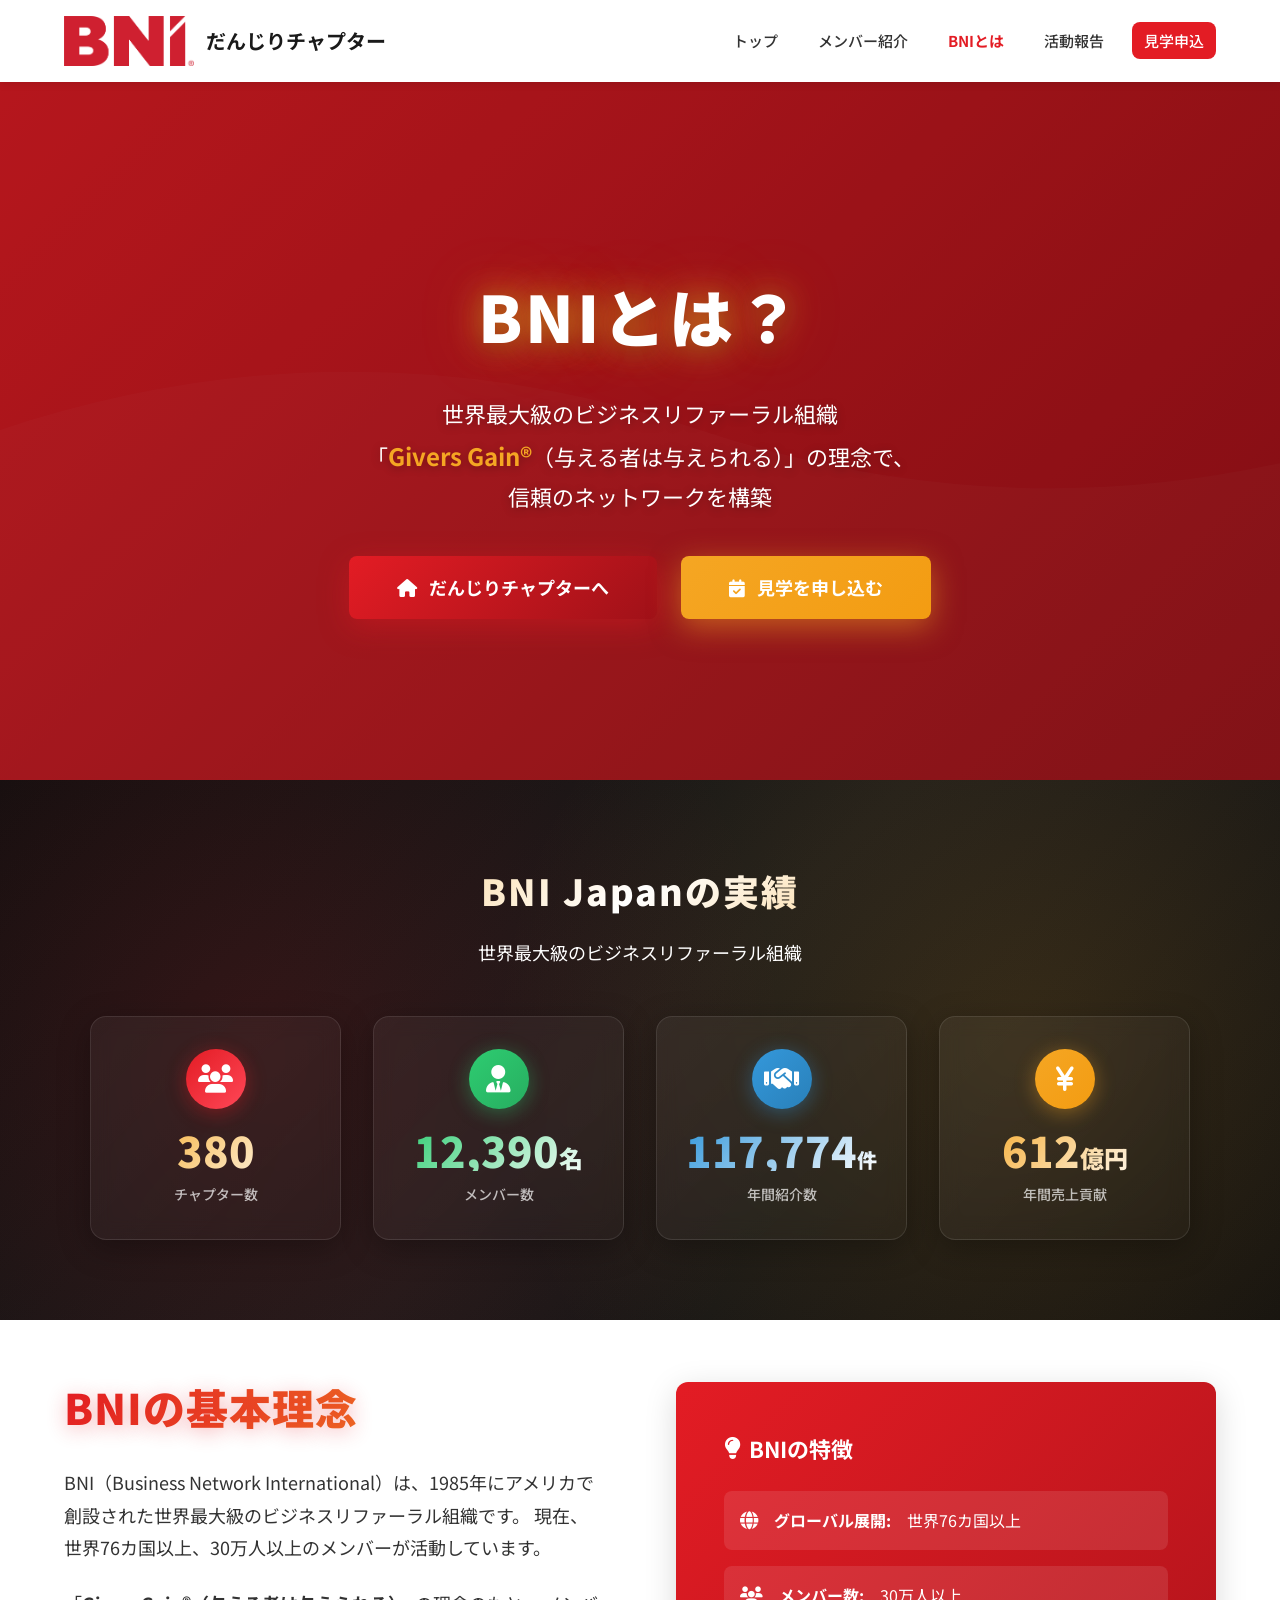
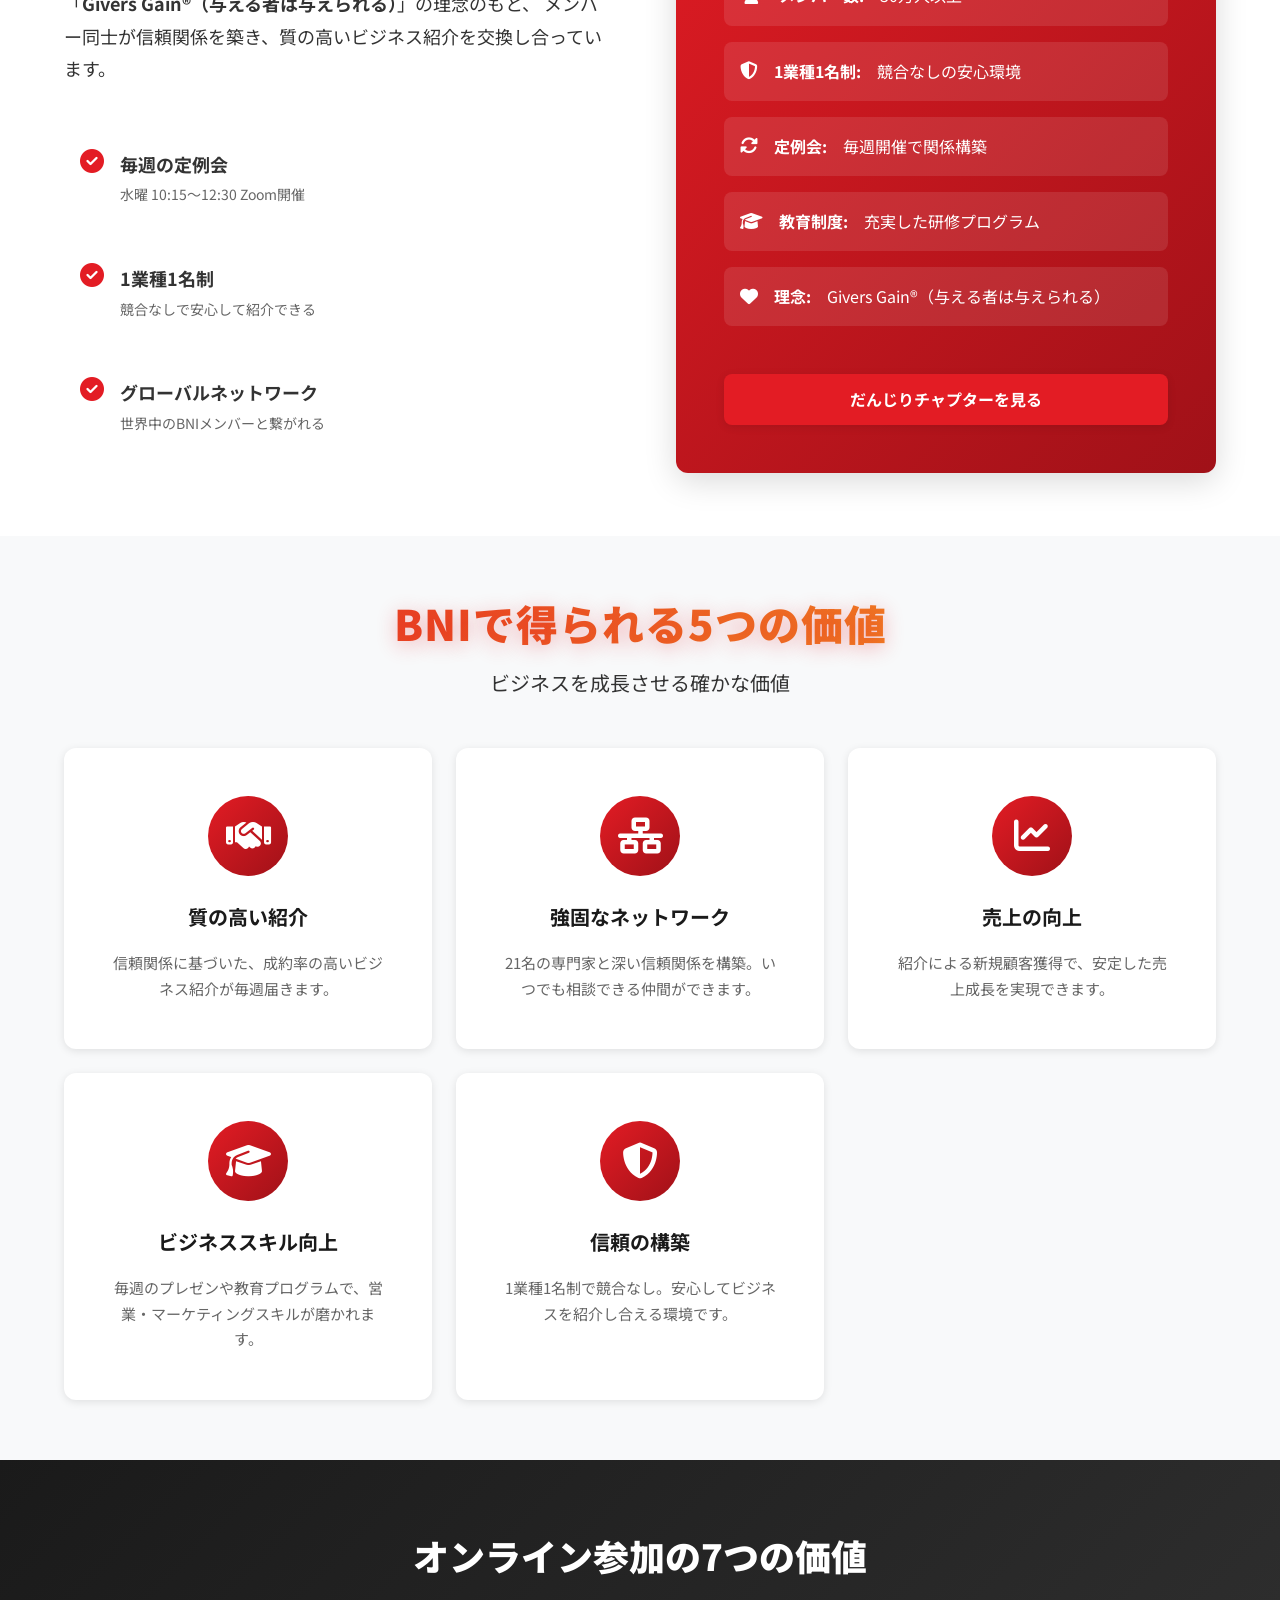
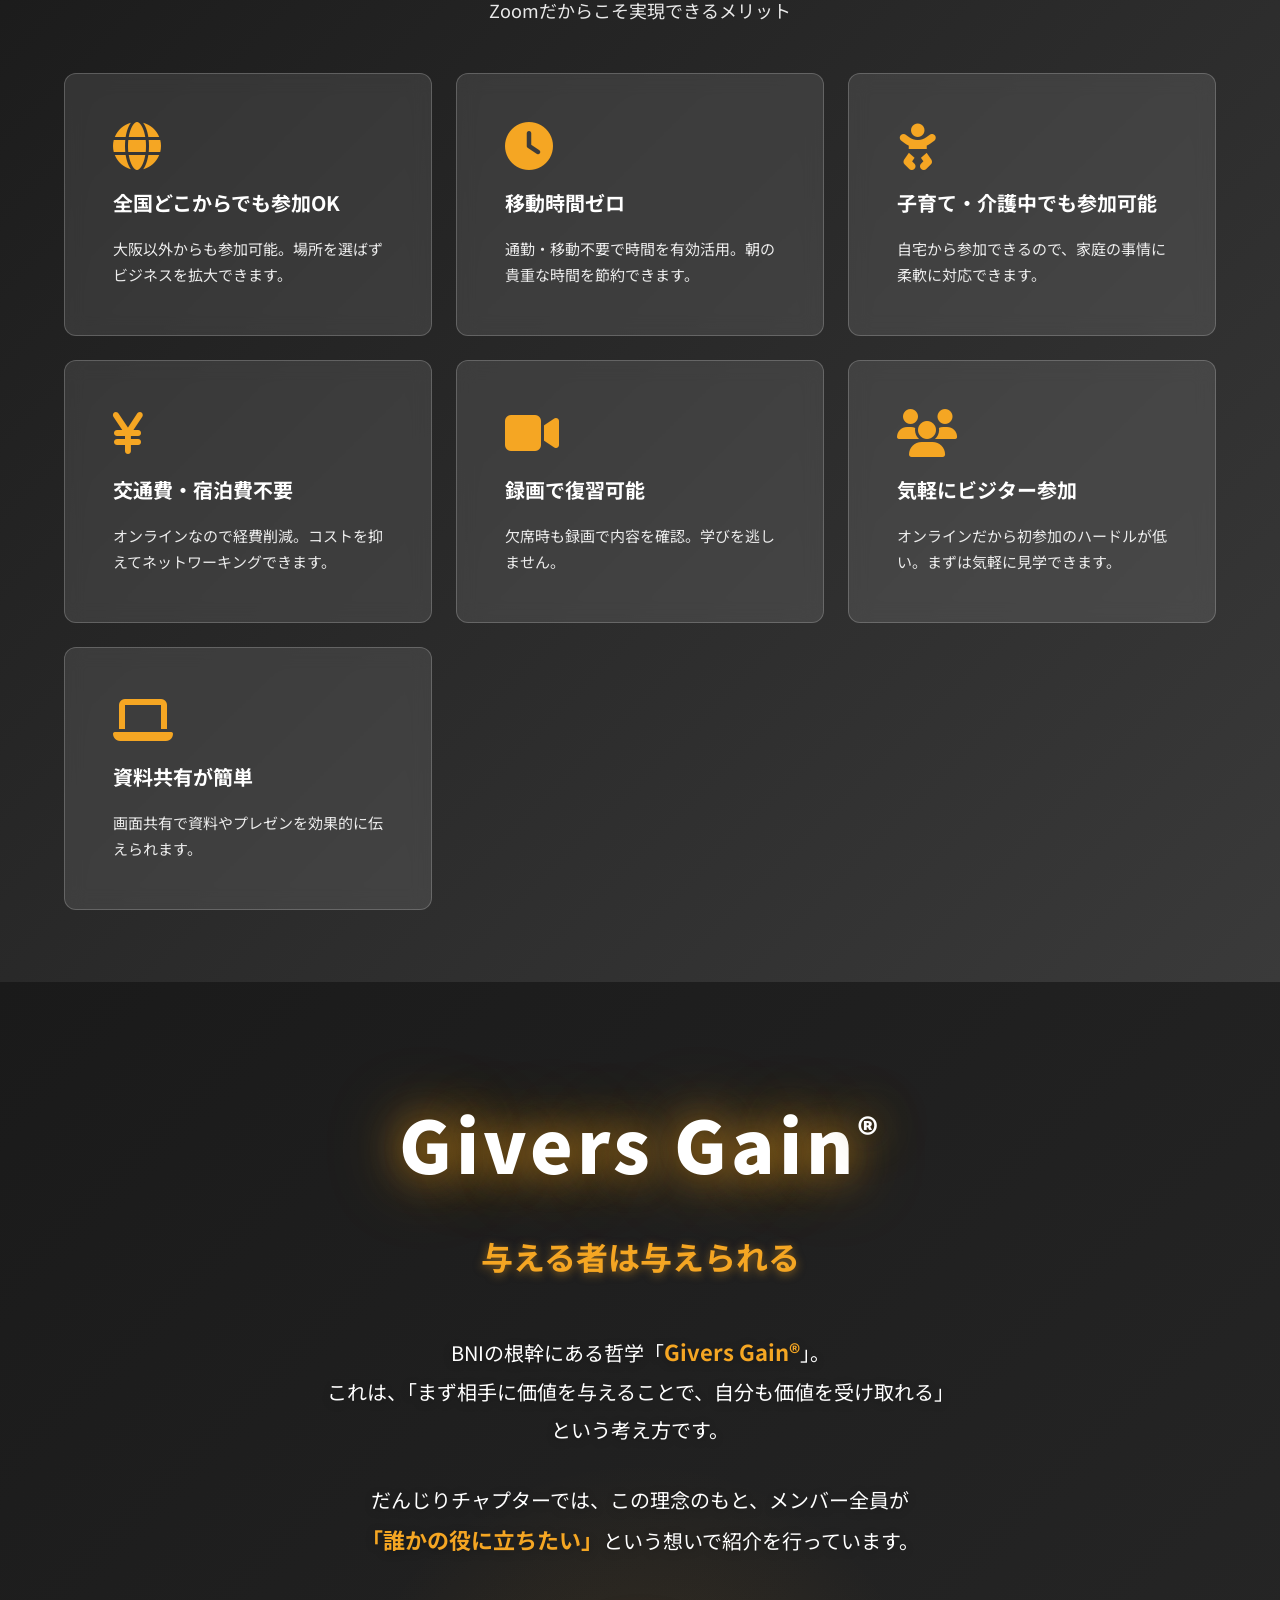
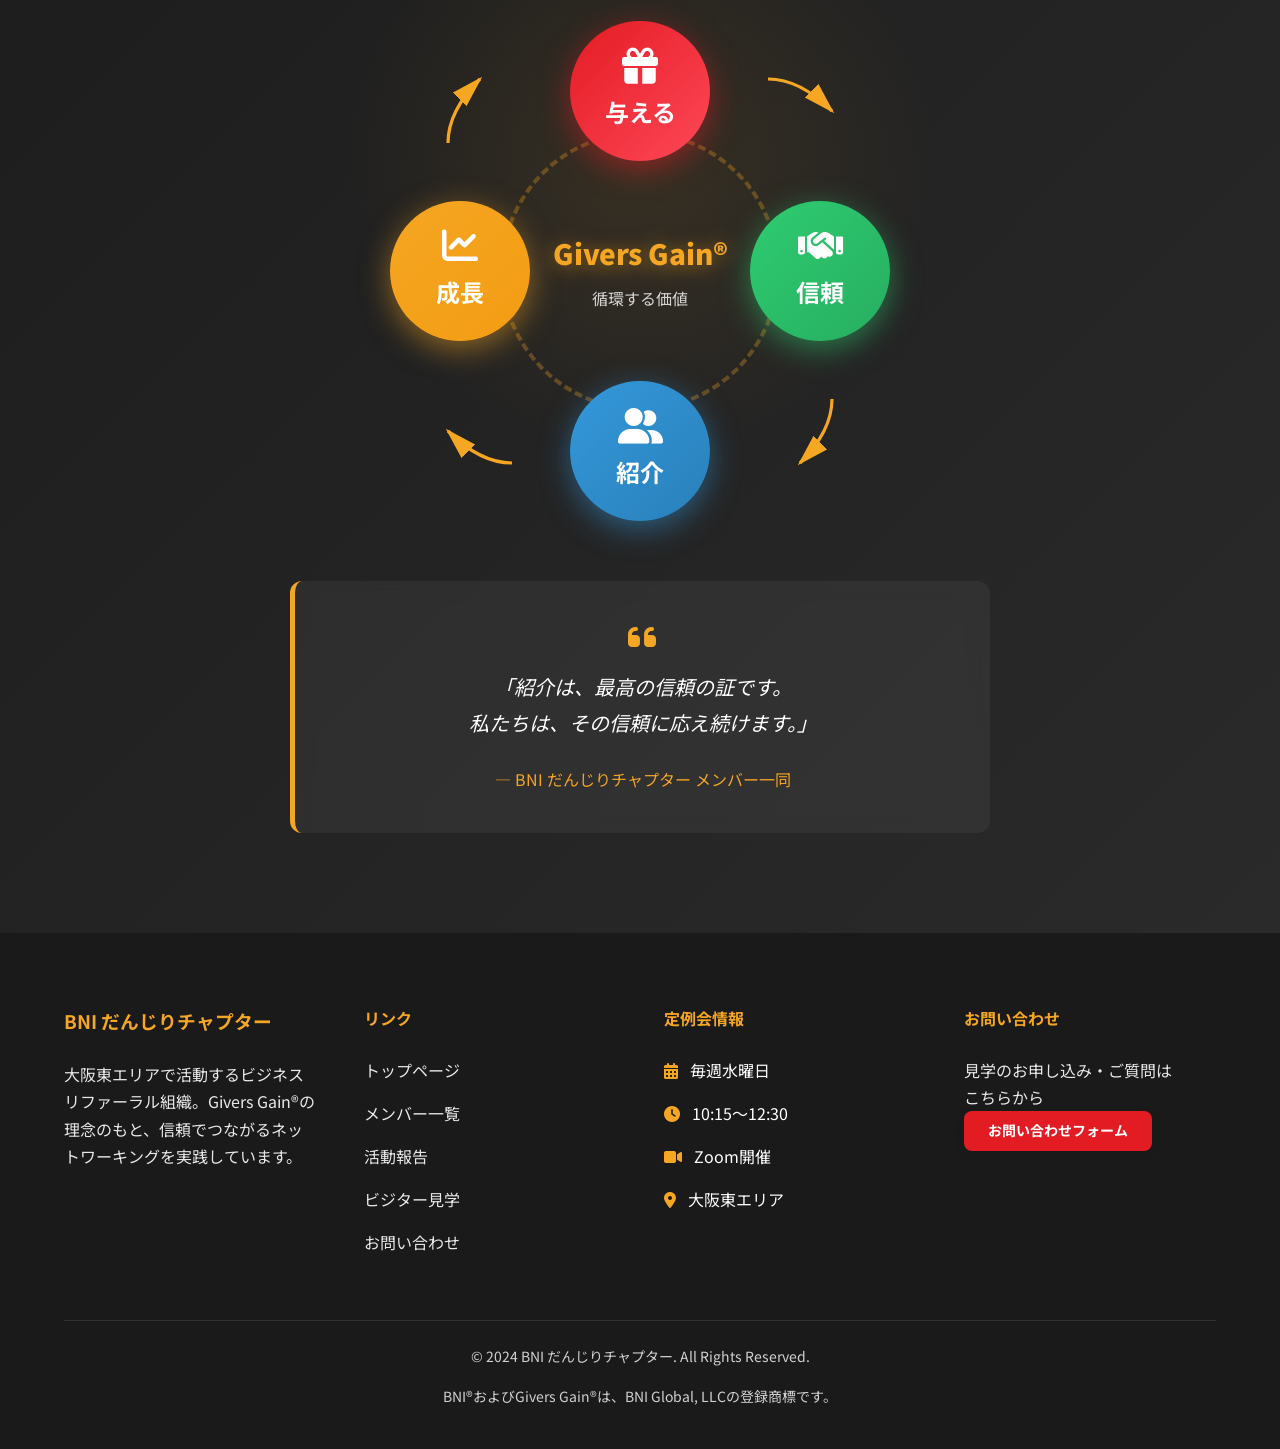
<file: about-bni.html>
<!DOCTYPE html>
<html lang="ja">
<head>
    <meta charset="UTF-8">
    <meta name="viewport" content="width=device-width, initial-scale=1.0">
    <meta name="description" content="BNIとは？世界最大級のビジネスリファーラル組織。Givers Gain®の理念のもと、質の高い紹介でビジネスを成長させます。">
    <meta name="keywords" content="BNI,だんじり,大阪,ビジネス交流会,リファーラル,紹介,ネットワーキング,オンライン,Zoom">
    
    <meta property="og:title" content="BNI だんじりチャプター | ビジネスが加速する出会いを">
    <meta property="og:description" content="毎週水曜10:30〜Zoom開催。21名の信頼できるビジネスパートナーと出会えるオンライン交流会。">
    <meta property="og:type" content="website">
    <meta property="og:image" content="https://enterjapan.jp/bni-danjiri/images/bni-logo.png">
    
    <title>BNIとは | BNI だんじりチャプター</title>
    
    <link rel="icon" href="images/0000111222333444.png" type="image/png">
    <link rel="apple-touch-icon" href="images/0000111222333444.png">
    
    <link rel="preconnect" href="https://fonts.googleapis.com">
    <link rel="preconnect" href="https://fonts.gstatic.com" crossorigin>
    <link href="https://fonts.googleapis.com/css2?family=Noto+Sans+JP:wght@400;500;700;900&family=Roboto:wght@400;500;700;900&display=swap" rel="stylesheet">
    
    <link rel="stylesheet" href="https://cdnjs.cloudflare.com/ajax/libs/font-awesome/6.4.0/css/all.min.css">
    
    <link rel="stylesheet" href="css/styles.css">
    
    <style>
        /* ページ全体の余白調整 */
        .bni-stats {
            padding: 60px 0 !important;
        }
        
        .about {
            padding: 60px 0 !important;
        }
        
        .value {
            padding: 60px 0 !important;
        }
        
        /* アニメーション */
        @keyframes fadeInDown {
            from {
                opacity: 0;
                transform: translateY(-30px);
            }
            to {
                opacity: 1;
                transform: translateY(0);
            }
        }
        
        @keyframes fadeInUp {
            from {
                opacity: 0;
                transform: translateY(30px);
            }
            to {
                opacity: 1;
                transform: translateY(0);
            }
        }
        
        @keyframes pulse-glow {
            0%, 100% {
                box-shadow: 0 8px 30px rgba(245, 166, 35, 0.5);
                transform: scale(1);
            }
            50% {
                box-shadow: 0 12px 40px rgba(245, 166, 35, 0.8);
                transform: scale(1.02);
            }
        }
        
        @keyframes shine {
            0% {
                left: -100%;
            }
            50%, 100% {
                left: 100%;
            }
        }
        
        @keyframes titleGlow {
            0%, 100% {
                text-shadow: 
                    0 0 20px rgba(245, 166, 35, 0.6),
                    0 0 40px rgba(245, 166, 35, 0.4),
                    0 4px 20px rgba(0, 0, 0, 0.3);
            }
            50% {
                text-shadow: 
                    0 0 30px rgba(245, 166, 35, 0.9),
                    0 0 60px rgba(245, 166, 35, 0.6),
                    0 0 80px rgba(245, 166, 35, 0.3),
                    0 4px 20px rgba(0, 0, 0, 0.3);
            }
        }
        
        .final-cta-btn:hover {
            transform: scale(1.05) !important;
            box-shadow: 0 15px 50px rgba(245, 166, 35, 0.7) !important;
        }
        
        /* スマホ専用改行タグ */
        .sp-only {
            display: none;
        }
        
        /* PC専用改行タグ */
        .pc-only {
            display: inline;
        }
        
        /* レスポンシブ */
        @media (max-width: 768px) {
            .sp-only {
                display: inline;
            }
            
            .pc-only {
                display: none;
            }
            
            .hero h1 {
                font-size: 36px !important;
            }
            
            .hero p {
                font-size: 16px !important;
                line-height: 1.8 !important;
            }
            
            /* 最終CTAのモバイルフォントサイズ - index.htmlと同じ */
            .final-cta h2 span:first-child {
                font-size: 24px !important;
            }
            
            .final-cta h2 span:last-child {
                font-size: 20px !important;
            }
            
            .final-cta p {
                font-size: 15px !important;
                line-height: 1.7 !important;
            }
            
            .steps-grid .step-card h3 {
                font-size: 18px !important;
            }
            
            .steps-grid .step-card p {
                font-size: 14px !important;
            }
            
            /* ビジター見学のメリット - モバイル表示改善 */
            .benefit-grid {
                grid-template-columns: 1fr !important;
                gap: 20px !important;
            }
            
            .benefit-item {
                padding: 24px 20px !important;
                gap: 16px !important;
            }
            
            .benefit-item h4 {
                font-size: 16px !important;
                margin-bottom: 6px !important;
            }
            
            .benefit-item span {
                font-size: 13px !important;
                line-height: 1.7 !important;
            }
            
            .benefit-item > div:first-child {
                width: 48px !important;
                height: 48px !important;
            }
            
            .benefit-item > div:first-child i {
                font-size: 20px !important;
            }
            
            /* BNI用語解説 - モバイル表示改善 */
            .term-grid {
                grid-template-columns: 1fr !important;
                gap: 24px !important;
                padding: 0 16px !important;
            }
            
            .term-card {
                padding: 32px 24px !important;
            }
            
            .term-card h3 {
                font-size: 20px !important;
                margin-bottom: 12px !important;
            }
            
            .term-card p {
                font-size: 14px !important;
                line-height: 1.8 !important;
            }
            
            .term-card > div:first-child {
                width: 56px !important;
                height: 56px !important;
                margin-bottom: 20px !important;
            }
            
            .term-card > div:first-child i {
                font-size: 26px !important;
            }
            
            /* セクションタイトルのモバイル調整 */
            .section-title {
                font-size: 28px !important;
            }
            
            .section-subtitle {
                font-size: 15px !important;
            }
            
            /* Givers Gain循環ビジュアル - モバイル最適化 */
            .cycle-container {
                width: 340px !important;
                height: 340px !important;
                margin: 40px auto !important;
            }
            
            .cycle-container > div:first-child {
                width: 200px !important;
                height: 200px !important;
                border-width: 3px !important;
            }
            
            .cycle-container .cycle-item {
                width: 100px !important;
                height: 100px !important;
                font-size: 16px !important;
            }
            
            .cycle-container .cycle-item i {
                font-size: 24px !important;
                margin-bottom: 4px !important;
            }
            
            .cycle-container .cycle-item span {
                font-size: 14px !important;
            }
            
            /* 中央テキスト調整 */
            .cycle-container > div:nth-child(2) > div:first-child {
                font-size: 20px !important;
            }
            
            .cycle-container > div:nth-child(2) > div:last-child {
                font-size: 13px !important;
            }
            
            /* 矢印サイズ調整 */
            .cycle-container i.fa-arrow-right,
            .cycle-container i.fa-arrow-down,
            .cycle-container i.fa-arrow-left,
            .cycle-container i.fa-arrow-up {
                font-size: 24px !important;
            }
            
            /* 矢印位置調整（モバイル） */
            .cycle-container svg {
                width: 60px !important;
                height: 60px !important;
            }
            
            /* 矢印1: 12時→3時（与える→信頼） */
            .cycle-container .arrow-1 {
                top: 35px !important;
                right: 35px !important;
            }
            
            /* 矢印2: 3時→6時（信頼→紹介） - 正しい位置に調整 */
            .cycle-container .arrow-2 {
                bottom: 35px !important;
                right: 35px !important;
            }
            
            /* 矢印3: 6時→9時（紹介→成長） */
            .cycle-container .arrow-3 {
                bottom: 35px !important;
                left: 35px !important;
            }
            
            /* 矢印4: 9時→12時（成長→与える） */
            .cycle-container .arrow-4 {
                top: 35px !important;
                left: 35px !important;
            }
        }
    </style>
    
    <script type="application/ld+json">
    {
      "@context": "https://schema.org",
      "@type": "Organization",
      "name": "BNI だんじりチャプター",
      "description": "大阪東エリアで活動するBNIチャプター。毎週水曜日10:30〜Zoomでオンライン定例会を開催。",
      "url": "https://enterjapan.jp/bni-danjiri/",
      "logo": "https://enterjapan.jp/bni-danjiri/images/bni-logo.png",
      "contactPoint": {
        "@type": "ContactPoint",
        "contactType": "見学申込",
        "availableLanguage": "Japanese"
      },
      "areaServed": {
        "@type": "Place",
        "name": "大阪東エリア"
      }
    }
    </script>
</head>

<body>
    <header class="header">
        <nav class="nav container">
            <a href="/" class="nav-logo" style="text-decoration: none; color: inherit; display: flex; align-items: center; gap: 12px;">
                <img src="images/bni-logo.png" alt="BNI Logo" class="logo-img">
                <span class="chapter-name">だんじりチャプター</span>
            </a>
            <button class="nav-toggle" id="navToggle" aria-label="メニュー">
                <span></span>
                <span></span>
                <span></span>
            </button>
            <ul class="nav-menu" id="navMenu">
                <li><a href="index.html" class="nav-link">トップ</a></li>
                <li><a href="members.html" class="nav-link">メンバー紹介</a></li>
                <li><a href="about-bni.html" class="nav-link">BNIとは</a></li>
                <li><a href="activity.html" class="nav-link">活動報告</a></li>
                <li><a href="contact.html" class="nav-link btn-primary-nav">見学申込</a></li>
            </ul>
        </nav>
    </header>

    <section class="hero" style="padding: 100px 0 80px; position: relative;">
        <div class="hero-overlay"></div>
        <div class="hero-content container" style="position: relative; z-index: 10;">
            <h1 style="
                font-size: 64px;
                font-weight: 900;
                margin-bottom: 24px;
                color: #fff;
                text-shadow: 
                    0 0 30px rgba(245, 166, 35, 0.7),
                    0 0 60px rgba(245, 166, 35, 0.4),
                    0 4px 20px rgba(0, 0, 0, 0.3);
                letter-spacing: 3px;
                animation: fadeInDown 1s ease-out;
            ">BNIとは？</h1>
            <p style="
                font-size: 22px;
                line-height: 1.8;
                margin-bottom: 40px;
                color: #fff;
                opacity: 0.95;
                max-width: 800px;
                margin-left: auto;
                margin-right: auto;
                text-shadow: 0 2px 10px rgba(0, 0, 0, 0.3);
                animation: fadeInUp 1s ease-out 0.3s both;
            ">
                世界最大級のビジネスリファーラル組織<br>
                「<strong style="color: var(--accent-color); font-size: 24px;">Givers Gain®</strong>（与える者は与えられる）」の理念で、<br>
                信頼のネットワークを構築
            </p>
            <div class="hero-cta" style="animation: fadeInUp 1s ease-out 0.6s both;">
                <a href="index.html" class="btn btn-primary btn-large" style="
                    background: linear-gradient(135deg, var(--primary-color) 0%, #a01118 100%);
                    box-shadow: 0 8px 30px rgba(227, 28, 36, 0.4);
                    transition: all 0.3s ease;
                ">
                    <i class="fas fa-home"></i> だんじりチャプターへ
                </a>
                <a href="contact.html" class="btn btn-secondary btn-large final-cta-btn" style="
                    position: relative;
                    overflow: hidden;
                    background: linear-gradient(135deg, var(--accent-color) 0%, #f39c12 100%);
                    border: none;
                    box-shadow: 0 8px 30px rgba(245, 166, 35, 0.5);
                    animation: pulse-glow 2s ease-in-out infinite;
                ">
                    <span style="position: relative; z-index: 2;">
                        <i class="fas fa-calendar-check"></i> 見学を申し込む
                    </span>
                    <span class="btn-shine" style="
                        position: absolute;
                        top: 0;
                        left: -100%;
                        width: 100%;
                        height: 100%;
                        background: linear-gradient(90deg, transparent, rgba(255,255,255,0.4), transparent);
                        animation: shine 3s ease-in-out infinite;
                    "></span>
                </a>
            </div>
        </div>
    </section>

    <section class="bni-japan-stats" style="
        background: linear-gradient(135deg, #0f0f0f 0%, #1a1a1a 50%, #0f0f0f 100%);
        padding: 80px 0;
        color: #fff;
        position: relative;
        overflow: hidden;
    ">
        <div style="
            position: absolute;
            top: 0;
            left: 0;
            right: 0;
            bottom: 0;
            background: 
                radial-gradient(circle at 20% 50%, rgba(227, 28, 36, 0.15) 0%, transparent 50%),
                radial-gradient(circle at 80% 50%, rgba(245, 166, 35, 0.15) 0%, transparent 50%);
            pointer-events: none;
        "></div>
        
        <div class="container" style="position: relative; z-index: 10;">
            <h3 style="
                text-align: center;
                font-size: 36px;
                font-weight: 900;
                margin-bottom: 16px;
                background: linear-gradient(135deg, var(--accent-color) 0%, #fff 50%, var(--accent-color) 100%);
                -webkit-background-clip: text;
                -webkit-text-fill-color: transparent;
                background-clip: text;
                letter-spacing: 2px;
                animation: fadeInDown 0.8s ease-out;
            ">BNI Japanの実績</h3>
            <p style="
                text-align: center;
                font-size: 18px;
                margin-bottom: 48px;
                opacity: 0.8;
                animation: fadeInUp 0.8s ease-out 0.2s both;
            ">世界最大級のビジネスリファーラル組織</p>
            
            <div style="
                display: grid;
                grid-template-columns: repeat(4, 1fr);
                gap: 32px;
                max-width: 1100px;
                margin: 0 auto;
            ">
                <div class="bni-stat-card" style="
                    background: linear-gradient(135deg, rgba(255,255,255,0.05) 0%, rgba(255,255,255,0.02) 100%);
                    backdrop-filter: blur(10px);
                    border: 1px solid rgba(255,255,255,0.1);
                    border-radius: 16px;
                    padding: 32px 24px;
                    text-align: center;
                    transition: all 0.3s ease;
                    cursor: default;
                    box-shadow: 0 8px 32px rgba(0,0,0,0.3);
                    animation: fadeInUp 0.6s ease-out 0.4s both;
                    opacity: 0;
                ">
                    <div style="
                        width: 60px;
                        height: 60px;
                        background: linear-gradient(135deg, var(--primary-color), #ff4757);
                        border-radius: 50%;
                        display: flex;
                        align-items: center;
                        justify-content: center;
                        margin: 0 auto 20px;
                        box-shadow: 0 4px 20px rgba(227, 28, 36, 0.4);
                    ">
                        <i class="fas fa-users" style="font-size: 28px; color: #fff;"></i>
                    </div>
                    <div style="
                        font-size: 42px;
                        font-weight: 900;
                        background: linear-gradient(135deg, var(--accent-color) 0%, #fff 100%);
                        -webkit-background-clip: text;
                        -webkit-text-fill-color: transparent;
                        background-clip: text;
                        line-height: 1;
                        margin-bottom: 12px;
                    ">380</div>
                    <div style="font-size: 14px; opacity: 0.7; font-weight: 500;">チャプター数</div>
                </div>
                
                <div class="bni-stat-card" style="
                    background: linear-gradient(135deg, rgba(255,255,255,0.05) 0%, rgba(255,255,255,0.02) 100%);
                    backdrop-filter: blur(10px);
                    border: 1px solid rgba(255,255,255,0.1);
                    border-radius: 16px;
                    padding: 32px 24px;
                    text-align: center;
                    transition: all 0.3s ease;
                    cursor: default;
                    box-shadow: 0 8px 32px rgba(0,0,0,0.3);
                    animation: fadeInUp 0.6s ease-out 0.5s both;
                    opacity: 0;
                ">
                    <div style="
                        width: 60px;
                        height: 60px;
                        background: linear-gradient(135deg, #2ecc71, #27ae60);
                        border-radius: 50%;
                        display: flex;
                        align-items: center;
                        justify-content: center;
                        margin: 0 auto 20px;
                        box-shadow: 0 4px 20px rgba(46, 204, 113, 0.4);
                    ">
                        <i class="fas fa-user-tie" style="font-size: 28px; color: #fff;"></i>
                    </div>
                    <div style="
                        font-size: 42px;
                        font-weight: 900;
                        background: linear-gradient(135deg, #2ecc71 0%, #fff 100%);
                        -webkit-background-clip: text;
                        -webkit-text-fill-color: transparent;
                        background-clip: text;
                        line-height: 1;
                        margin-bottom: 12px;
                    ">12,390<span style="font-size: 24px;">名</span></div>
                    <div style="font-size: 14px; opacity: 0.7; font-weight: 500;">メンバー数</div>
                </div>
                
                <div class="bni-stat-card" style="
                    background: linear-gradient(135deg, rgba(255,255,255,0.05) 0%, rgba(255,255,255,0.02) 100%);
                    backdrop-filter: blur(10px);
                    border: 1px solid rgba(255,255,255,0.1);
                    border-radius: 16px;
                    padding: 32px 24px;
                    text-align: center;
                    transition: all 0.3s ease;
                    cursor: default;
                    box-shadow: 0 8px 32px rgba(0,0,0,0.3);
                    animation: fadeInUp 0.6s ease-out 0.6s both;
                    opacity: 0;
                ">
                    <div style="
                        width: 60px;
                        height: 60px;
                        background: linear-gradient(135deg, #3498db, #2980b9);
                        border-radius: 50%;
                        display: flex;
                        align-items: center;
                        justify-content: center;
                        margin: 0 auto 20px;
                        box-shadow: 0 4px 20px rgba(52, 152, 219, 0.4);
                    ">
                        <i class="fas fa-handshake" style="font-size: 28px; color: #fff;"></i>
                    </div>
                    <div style="
                        font-size: 42px;
                        font-weight: 900;
                        background: linear-gradient(135deg, #3498db 0%, #fff 100%);
                        -webkit-background-clip: text;
                        -webkit-text-fill-color: transparent;
                        background-clip: text;
                        line-height: 1;
                        margin-bottom: 12px;
                    ">117,774<span style="font-size: 20px;">件</span></div>
                    <div style="font-size: 14px; opacity: 0.7; font-weight: 500;">年間紹介数</div>
                </div>
                
                <div class="bni-stat-card" style="
                    background: linear-gradient(135deg, rgba(255,255,255,0.05) 0%, rgba(255,255,255,0.02) 100%);
                    backdrop-filter: blur(10px);
                    border: 1px solid rgba(255,255,255,0.1);
                    border-radius: 16px;
                    padding: 32px 24px;
                    text-align: center;
                    transition: all 0.3s ease;
                    cursor: default;
                    box-shadow: 0 8px 32px rgba(0,0,0,0.3);
                    animation: fadeInUp 0.6s ease-out 0.7s both;
                    opacity: 0;
                ">
                    <div style="
                        width: 60px;
                        height: 60px;
                        background: linear-gradient(135deg, var(--accent-color), #f39c12);
                        border-radius: 50%;
                        display: flex;
                        align-items: center;
                        justify-content: center;
                        margin: 0 auto 20px;
                        box-shadow: 0 4px 20px rgba(245, 166, 35, 0.4);
                    ">
                        <i class="fas fa-yen-sign" style="font-size: 28px; color: #fff;"></i>
                    </div>
                    <div style="
                        font-size: 42px;
                        font-weight: 900;
                        background: linear-gradient(135deg, var(--accent-color) 0%, #fff 100%);
                        -webkit-background-clip: text;
                        -webkit-text-fill-color: transparent;
                        background-clip: text;
                        line-height: 1;
                        margin-bottom: 12px;
                    ">612<span style="font-size: 24px;">億円</span></div>
                    <div style="font-size: 14px; opacity: 0.7; font-weight: 500;">年間売上貢献</div>
                </div>
            </div>
        </div>
        
        <style>
            .bni-stat-card:hover {
                transform: translateY(-8px) scale(1.02);
                box-shadow: 0 16px 48px rgba(0,0,0,0.5) !important;
                border-color: rgba(255,255,255,0.2) !important;
            }
            
            @media (max-width: 1024px) {
                .bni-japan-stats > div > div:last-child {
                    grid-template-columns: repeat(2, 1fr) !important;
                    gap: 24px !important;
                }
            }
            
            @media (max-width: 768px) {
                .bni-japan-stats > div > div:last-child {
                    grid-template-columns: 1fr !important;
                }
                
                .bni-stat-card > div:nth-child(2) {
                    font-size: 36px !important;
                }
            }
        </style>
    </section>

    <section id="about" class="about">
        <div class="container">
            <div class="about-grid">
                <div class="about-content">
                    <h2 class="section-title" style="
                        font-size: 42px;
                        font-weight: 900;
                        background: linear-gradient(135deg, var(--primary-color) 0%, var(--accent-color) 100%);
                        -webkit-background-clip: text;
                        -webkit-text-fill-color: transparent;
                        background-clip: text;
                        margin-bottom: 32px;
                        text-shadow: 0 4px 20px rgba(227, 28, 36, 0.3);
                        letter-spacing: 1px;
                    ">BNIの基本理念</h2>
                    <p class="about-description">
                        BNI（Business Network International）は、1985年にアメリカで創設された世界最大級のビジネスリファーラル組織です。
                        現在、世界76カ国以上、30万人以上のメンバーが活動しています。
                    </p>
                    <p class="about-description">
                        「<strong>Givers Gain®（与える者は与えられる）</strong>」の理念のもと、
                        メンバー同士が信頼関係を築き、質の高いビジネス紹介を交換し合っています。
                    </p>
                    <div class="about-features">
                        <div class="feature-item">
                            <i class="fas fa-check-circle"></i>
                            <div>
                                <h3>毎週の定例会</h3>
                                <p>水曜 10:15〜12:30 Zoom開催</p>
                            </div>
                        </div>
                        <div class="feature-item">
                            <i class="fas fa-check-circle"></i>
                            <div>
                                <h3>1業種1名制</h3>
                                <p>競合なしで安心して紹介できる</p>
                            </div>
                        </div>
                        <div class="feature-item">
                            <i class="fas fa-check-circle"></i>
                            <div>
                                <h3>グローバルネットワーク</h3>
                                <p>世界中のBNIメンバーと繋がれる</p>
                            </div>
                        </div>
                    </div>
                </div>
                <div class="about-image">
                    <div class="chapter-info-card">
                        <h3><i class="fas fa-lightbulb"></i> BNIの特徴</h3>
                        <ul class="info-list">
                            <li><i class="fas fa-globe"></i> <strong>グローバル展開:</strong> 世界76カ国以上</li>
                            <li><i class="fas fa-users"></i> <strong>メンバー数:</strong> 30万人以上</li>
                            <li><i class="fas fa-shield-alt"></i> <strong>1業種1名制:</strong> 競合なしの安心環境</li>
                            <li><i class="fas fa-sync-alt"></i> <strong>定例会:</strong> 毎週開催で関係構築</li>
                            <li><i class="fas fa-graduation-cap"></i> <strong>教育制度:</strong> 充実した研修プログラム</li>
                            <li><i class="fas fa-heart"></i> <strong>理念:</strong> Givers Gain®（与える者は与えられる）</li>
                        </ul>
                        <a href="index.html" class="btn btn-primary btn-block">だんじりチャプターを見る</a>
                    </div>
                </div>
            </div>
        </div>
    </section>

    <section id="value" class="value">
        <div class="container">
            <h2 class="section-title center" style="
                font-size: 42px;
                font-weight: 900;
                background: linear-gradient(135deg, var(--primary-color) 0%, var(--accent-color) 100%);
                -webkit-background-clip: text;
                -webkit-text-fill-color: transparent;
                background-clip: text;
                margin-bottom: 16px;
                text-shadow: 0 4px 20px rgba(227, 28, 36, 0.3);
                letter-spacing: 1px;
            ">BNIで得られる5つの価値</h2>
            <p class="section-subtitle center" style="
                font-size: 20px;
                color: var(--text-secondary);
                margin-bottom: 48px;
            ">ビジネスを成長させる確かな価値</p>
            <div class="value-grid">
                <div class="value-card">
                    <div class="value-icon">
                        <i class="fas fa-handshake"></i>
                    </div>
                    <h3>質の高い紹介</h3>
                    <p>信頼関係に基づいた、成約率の高いビジネス紹介が毎週届きます。</p>
                </div>
                <div class="value-card">
                    <div class="value-icon">
                        <i class="fas fa-network-wired"></i>
                    </div>
                    <h3>強固なネットワーク</h3>
                    <p>21名の専門家と深い信頼関係を構築。いつでも相談できる仲間ができます。</p>
                </div>
                <div class="value-card">
                    <div class="value-icon">
                        <i class="fas fa-chart-line"></i>
                    </div>
                    <h3>売上の向上</h3>
                    <p>紹介による新規顧客獲得で、安定した売上成長を実現できます。</p>
                </div>
                <div class="value-card">
                    <div class="value-icon">
                        <i class="fas fa-graduation-cap"></i>
                    </div>
                    <h3>ビジネススキル向上</h3>
                    <p>毎週のプレゼンや教育プログラムで、営業・マーケティングスキルが磨かれます。</p>
                </div>
                <div class="value-card">
                    <div class="value-icon">
                        <i class="fas fa-shield-alt"></i>
                    </div>
                    <h3>信頼の構築</h3>
                    <p>1業種1名制で競合なし。安心してビジネスを紹介し合える環境です。</p>
                </div>
            </div>
        </div>
    </section>

    <section class="online-value">
        <div class="container">
            <h2 class="section-title center white">オンライン参加の7つの価値</h2>
            <p class="section-subtitle center white">Zoomだからこそ実現できるメリット</p>
            <div class="online-grid">
                <div class="online-card">
                    <i class="fas fa-globe"></i>
                    <h3>全国どこからでも参加OK</h3>
                    <p>大阪以外からも参加可能。場所を選ばずビジネスを拡大できます。</p>
                </div>
                <div class="online-card">
                    <i class="fas fa-clock"></i>
                    <h3>移動時間ゼロ</h3>
                    <p>通勤・移動不要で時間を有効活用。朝の貴重な時間を節約できます。</p>
                </div>
                <div class="online-card">
                    <i class="fas fa-baby"></i>
                    <h3>子育て・介護中でも参加可能</h3>
                    <p>自宅から参加できるので、家庭の事情に柔軟に対応できます。</p>
                </div>
                <div class="online-card">
                    <i class="fas fa-yen-sign"></i>
                    <h3>交通費・宿泊費不要</h3>
                    <p>オンラインなので経費削減。コストを抑えてネットワーキングできます。</p>
                </div>
                <div class="online-card">
                    <i class="fas fa-video"></i>
                    <h3>録画で復習可能</h3>
                    <p>欠席時も録画で内容を確認。学びを逃しません。</p>
                </div>
                <div class="online-card">
                    <i class="fas fa-users"></i>
                    <h3>気軽にビジター参加</h3>
                    <p>オンラインだから初参加のハードルが低い。まずは気軽に見学できます。</p>
                </div>
                <div class="online-card">
                    <i class="fas fa-laptop"></i>
                    <h3>資料共有が簡単</h3>
                    <p>画面共有で資料やプレゼンを効果的に伝えられます。</p>
                </div>
            </div>
        </div>
    </section>

    <section style="
        padding: 100px 0;
        background: linear-gradient(135deg, #1a1a1a 0%, #2a2a2a 100%);
        position: relative;
        overflow: hidden;
        text-align: center;
    ">
        <div style="
            position: absolute;
            top: 50%;
            left: 50%;
            transform: translate(-50%, -50%);
            width: 600px;
            height: 600px;
            background: radial-gradient(circle, rgba(245, 166, 35, 0.1) 0%, transparent 70%);
            border-radius: 50%;
            animation: pulse 4s ease-in-out infinite;
        "></div>
        
        <div class="container" style="position: relative; z-index: 10;">
            <h2 style="
                font-size: 72px;
                font-weight: 900;
                margin-bottom: 24px;
                color: #fff;
                text-shadow: 
                    0 0 40px rgba(245, 166, 35, 0.8),
                    0 0 80px rgba(245, 166, 35, 0.4),
                    0 4px 30px rgba(0, 0, 0, 0.5);
                letter-spacing: 4px;
                animation: titleGlow 3s ease-in-out infinite;
            ">Givers Gain<sup style="font-size: 40px;">®</sup></h2>
            <h3 style="
                font-size: 32px;
                font-weight: 700;
                margin-bottom: 48px;
                color: var(--accent-color);
                text-shadow: 0 2px 10px rgba(245, 166, 35, 0.5);
                animation: fadeInUp 1s ease-out 0.3s both;
            ">与える者は与えられる</h3>
            
            <p style="
                font-size: 20px;
                line-height: 1.9;
                margin-bottom: 32px;
                color: #fff;
                opacity: 0.9;
                max-width: 800px;
                margin-left: auto;
                margin-right: auto;
                text-shadow: 0 2px 10px rgba(0, 0, 0, 0.3);
                animation: fadeInUp 1s ease-out 0.5s both;
            ">
                BNIの根幹にある哲学<br class="sp-only">「<strong style="color: var(--accent-color); font-size: 22px;">Givers Gain®</strong>」。<br>
                これは、「まず相手に価値を与えることで、自分も価値を受け取れる」<br class="pc-only">
                という考え方です。
            </p>
            
            <p style="
                font-size: 20px;
                line-height: 1.9;
                margin-bottom: 48px;
                color: #fff;
                opacity: 0.9;
                max-width: 800px;
                margin-left: auto;
                margin-right: auto;
                text-shadow: 0 2px 10px rgba(0, 0, 0, 0.3);
                animation: fadeInUp 1s ease-out 0.7s both;
            ">
                だんじりチャプターでは、この理念のもと、メンバー全員が<br>
                <strong style="color: var(--accent-color); font-size: 22px;">「誰かの役に立ちたい」</strong>という想いで紹介を行っています。
            </p>
            
            <div class="cycle-container" style="
                position: relative;
                width: 500px;
                height: 500px;
                margin: 60px auto;
                animation: fadeInUp 1s ease-out 0.9s both;
            ">
                <div style="
                    position: absolute;
                    top: 50%;
                    left: 50%;
                    transform: translate(-50%, -50%);
                    width: 280px;
                    height: 280px;
                    border: 4px dashed rgba(245, 166, 35, 0.3);
                    border-radius: 50%;
                    animation: rotateClockwise 20s linear infinite;
                "></div>
                
                <div style="
                    position: absolute;
                    top: 50%;
                    left: 50%;
                    transform: translate(-50%, -50%);
                    text-align: center;
                    z-index: 5;
                ">
                    <div style="
                        font-size: 28px;
                        font-weight: 900;
                        color: var(--accent-color);
                        text-shadow: 0 2px 20px rgba(245, 166, 35, 0.6);
                        margin-bottom: 8px;
                    ">Givers Gain®</div>
                    <div style="
                        font-size: 16px;
                        color: rgba(255, 255, 255, 0.8);
                    ">循環する価値</div>
                </div>
                
                <div class="cycle-item cycle-12" style="
                    position: absolute;
                    top: 0;
                    left: 50%;
                    transform: translateX(-50%);
                    width: 140px;
                    height: 140px;
                    background: linear-gradient(135deg, var(--primary-color), #ff4757);
                    border-radius: 50%;
                    display: flex;
                    flex-direction: column;
                    align-items: center;
                    justify-content: center;
                    font-size: 24px;
                    font-weight: 700;
                    color: #fff;
                    box-shadow: 0 8px 30px rgba(227, 28, 36, 0.5);
                    transition: all 0.4s ease;
                    cursor: pointer;
                    z-index: 10;
                ">
                    <i class="fas fa-gift" style="font-size: 36px; margin-bottom: 8px;"></i>
                    <span>与える</span>
                </div>
                
                <svg class="arrow-1" style="
                    position: absolute;
                    top: 50px;
                    right: 50px;
                    width: 80px;
                    height: 80px;
                    z-index: 1;
                    animation: bounce 2s ease-in-out infinite;
                " viewBox="0 0 100 100">
                    <defs>
                        <marker id="arrowhead1" markerWidth="10" markerHeight="10" refX="9" refY="3" orient="auto">
                            <polygon points="0 0, 10 3, 0 6" fill="#f5a623" />
                        </marker>
                    </defs>
                    <path d="M 10 10 Q 50 10, 90 50" stroke="#f5a623" stroke-width="4" fill="none" marker-end="url(#arrowhead1)" />
                </svg>
                
                <div class="cycle-item cycle-3" style="
                    position: absolute;
                    top: 50%;
                    right: 0;
                    transform: translateY(-50%);
                    width: 140px;
                    height: 140px;
                    background: linear-gradient(135deg, #2ecc71, #27ae60);
                    border-radius: 50%;
                    display: flex;
                    flex-direction: column;
                    align-items: center;
                    justify-content: center;
                    font-size: 24px;
                    font-weight: 700;
                    color: #fff;
                    box-shadow: 0 8px 30px rgba(46, 204, 113, 0.5);
                    transition: all 0.4s ease;
                    cursor: pointer;
                    z-index: 10;
                ">
                    <i class="fas fa-handshake" style="font-size: 36px; margin-bottom: 8px;"></i>
                    <span>信頼</span>
                </div>
                
                <svg class="arrow-2" style="
                    position: absolute;
                    bottom: 50px;
                    right: 50px;
                    width: 80px;
                    height: 80px;
                    z-index: 1;
                    animation: bounce 2s ease-in-out 0.5s infinite;
                " viewBox="0 0 100 100">
                    <defs>
                        <marker id="arrowhead2" markerWidth="10" markerHeight="10" refX="9" refY="3" orient="auto">
                            <polygon points="0 0, 10 3, 0 6" fill="#f5a623" />
                        </marker>
                    </defs>
                    <path d="M 90 10 Q 90 50, 50 90" stroke="#f5a623" stroke-width="4" fill="none" marker-end="url(#arrowhead2)" />
                </svg>
                
                <div class="cycle-item cycle-6" style="
                    position: absolute;
                    bottom: 0;
                    left: 50%;
                    transform: translateX(-50%);
                    width: 140px;
                    height: 140px;
                    background: linear-gradient(135deg, #3498db, #2980b9);
                    border-radius: 50%;
                    display: flex;
                    flex-direction: column;
                    align-items: center;
                    justify-content: center;
                    font-size: 24px;
                    font-weight: 700;
                    color: #fff;
                    box-shadow: 0 8px 30px rgba(52, 152, 219, 0.5);
                    transition: all 0.4s ease;
                    cursor: pointer;
                    z-index: 10;
                ">
                    <i class="fas fa-user-friends" style="font-size: 36px; margin-bottom: 8px;"></i>
                    <span>紹介</span>
                </div>
                
                <svg class="arrow-3" style="
                    position: absolute;
                    bottom: 50px;
                    left: 50px;
                    width: 80px;
                    height: 80px;
                    z-index: 1;
                    animation: bounce 2s ease-in-out 1s infinite;
                " viewBox="0 0 100 100">
                    <defs>
                        <marker id="arrowhead3" markerWidth="10" markerHeight="10" refX="9" refY="3" orient="auto">
                            <polygon points="0 0, 10 3, 0 6" fill="#f5a623" />
                        </marker>
                    </defs>
                    <path d="M 90 90 Q 50 90, 10 50" stroke="#f5a623" stroke-width="4" fill="none" marker-end="url(#arrowhead3)" />
                </svg>
                
                <div class="cycle-item cycle-9" style="
                    position: absolute;
                    top: 50%;
                    left: 0;
                    transform: translateY(-50%);
                    width: 140px;
                    height: 140px;
                    background: linear-gradient(135deg, var(--accent-color), #f39c12);
                    border-radius: 50%;
                    display: flex;
                    flex-direction: column;
                    align-items: center;
                    justify-content: center;
                    font-size: 24px;
                    font-weight: 700;
                    color: #fff;
                    box-shadow: 0 8px 30px rgba(245, 166, 35, 0.5);
                    transition: all 0.4s ease;
                    cursor: pointer;
                    z-index: 10;
                ">
                    <i class="fas fa-chart-line" style="font-size: 36px; margin-bottom: 8px;"></i>
                    <span>成長</span>
                </div>
                
                <svg class="arrow-4" style="
                    position: absolute;
                    top: 50px;
                    left: 50px;
                    width: 80px;
                    height: 80px;
                    z-index: 1;
                    animation: bounce 2s ease-in-out 1.5s infinite;
                " viewBox="0 0 100 100">
                    <defs>
                        <marker id="arrowhead4" markerWidth="10" markerHeight="10" refX="9" refY="3" orient="auto">
                            <polygon points="0 0, 10 3, 0 6" fill="#f5a623" />
                        </marker>
                    </defs>
                    <path d="M 10 90 Q 10 50, 50 10" stroke="#f5a623" stroke-width="4" fill="none" marker-end="url(#arrowhead4)" />
                </svg>
            </div>
            
            <style>
                @keyframes rotateClockwise {
                    from {
                        transform: translate(-50%, -50%) rotate(0deg);
                    }
                    to {
                        transform: translate(-50%, -50%) rotate(360deg);
                    }
                }
                
                /* 各カード個別のアニメーション */
                .cycle-12 {
                    animation: pulse12 3s ease-in-out infinite;
                }
                
                .cycle-3 {
                    animation: pulse3 3s ease-in-out 0.75s infinite;
                }
                
                .cycle-6 {
                    animation: pulse6 3s ease-in-out 1.5s infinite;
                }
                
                .cycle-9 {
                    animation: pulse9 3s ease-in-out 2.25s infinite;
                }
                
                /* 12時位置（与える）のアニメーション */
                @keyframes pulse12 {
                    0%, 100% {
                        transform: translateX(-50%) scale(1);
                        box-shadow: 0 8px 30px rgba(227, 28, 36, 0.5);
                    }
                    50% {
                        transform: translateX(-50%) scale(1.05);
                        box-shadow: 0 12px 40px rgba(227, 28, 36, 0.7);
                    }
                }
                
                /* 3時位置（信頼）のアニメーション */
                @keyframes pulse3 {
                    0%, 100% {
                        transform: translateY(-50%) scale(1);
                        box-shadow: 0 8px 30px rgba(46, 204, 113, 0.5);
                    }
                    50% {
                        transform: translateY(-50%) scale(1.05);
                        box-shadow: 0 12px 40px rgba(46, 204, 113, 0.7);
                    }
                }
                
                /* 6時位置（紹介）のアニメーション */
                @keyframes pulse6 {
                    0%, 100% {
                        transform: translateX(-50%) scale(1);
                        box-shadow: 0 8px 30px rgba(52, 152, 219, 0.5);
                    }
                    50% {
                        transform: translateX(-50%) scale(1.05);
                        box-shadow: 0 12px 40px rgba(52, 152, 219, 0.7);
                    }
                }
                
                /* 9時位置（成長）のアニメーション */
                @keyframes pulse9 {
                    0%, 100% {
                        transform: translateY(-50%) scale(1);
                        box-shadow: 0 8px 30px rgba(245, 166, 35, 0.5);
                    }
                    50% {
                        transform: translateY(-50%) scale(1.05);
                        box-shadow: 0 12px 40px rgba(245, 166, 35, 0.7);
                    }
                }
                
                /* hover時の拡大（位置を保持） */
                .cycle-12:hover {
                    transform: translateX(-50%) scale(1.1) !important;
                    box-shadow: 0 12px 50px rgba(227, 28, 36, 0.8) !important;
                }
                
                .cycle-3:hover {
                    transform: translateY(-50%) scale(1.1) !important;
                    box-shadow: 0 12px 50px rgba(46, 204, 113, 0.8) !important;
                }
                
                .cycle-6:hover {
                    transform: translateX(-50%) scale(1.1) !important;
                    box-shadow: 0 12px 50px rgba(52, 152, 219, 0.8) !important;
                }
                
                .cycle-9:hover {
                    transform: translateY(-50%) scale(1.1) !important;
                    box-shadow: 0 12px 50px rgba(245, 166, 35, 0.8) !important;
                }
            </style>
            
            <blockquote style="
                max-width: 700px;
                margin: 60px auto 0;
                padding: 40px;
                background: rgba(255, 255, 255, 0.05);
                backdrop-filter: blur(10px);
                border-left: 5px solid var(--accent-color);
                border-radius: 12px;
                font-size: 20px;
                line-height: 1.8;
                color: #fff;
                font-style: italic;
                animation: fadeInUp 1s ease-out 1.1s both;
            ">
                <i class="fas fa-quote-left" style="font-size: 32px; color: var(--accent-color); margin-bottom: 16px; display: block;"></i>
                「紹介は、最高の信頼の証です。<br class="pc-only">私たちは、その信頼に応え続けます。」
                <cite style="display: block; margin-top: 24px; font-size: 16px; color: var(--accent-color); font-style: normal;">— BNI だんじりチャプター メンバー一同</cite>
            </blockquote>
        </div>
        
        <style>
            .cycle-item:hover {
                transform: scale(1.1) rotate(5deg);
                box-shadow: 0 12px 40px rgba(245, 166, 35, 0.7) !important;
            }
            
            @keyframes pulse {
                0%, 100% {
                    transform: translate(-50%, -50%) scale(1);
                    opacity: 0.5;
                }
                50% {
                    transform: translate(-50%, -50%) scale(1.1);
                    opacity: 0.8;
                }
            }
            
            @keyframes bounce {
                0%, 100% {
                    transform: translateX(0);
                }
                50% {
                    transform: translateX(10px);
                }
            }
            
            @media (max-width: 768px) {
                .givers-gain h2 {
                    font-size: 42px !important;
                }
                
                .givers-gain h3 {
                    font-size: 24px !important;
                }
                
                .cycle-item {
                    width: 100px !important;
                    height: 100px !important;
                    font-size: 18px !important;
                }
            }
        </style>
    </section>

    <footer class="footer">
        <div class="container">
            <div class="footer-grid">
                <div class="footer-section">
                    <h3>BNI だんじりチャプター</h3>
                    <p>大阪東エリアで活動するビジネスリファーラル組織。Givers Gain®の理念のもと、信頼でつながるネットワーキングを実践しています。</p>
                </div>
                <div class="footer-section">
                    <h4>リンク</h4>
                    <ul class="footer-links">
                        <li><a href="index.html">トップページ</a></li>
                        <li><a href="members.html">メンバー一覧</a></li>
                        <li><a href="activity.html">活動報告</a></li>
                        <li><a href="contact.html">ビジター見学</a></li>
                        <li><a href="contact.html">お問い合わせ</a></li>
                    </ul>
                </div>
                <div class="footer-section">
                    <h4>定例会情報</h4>
                    <ul class="footer-info">
                        <li><i class="fas fa-calendar-alt"></i> 毎週水曜日</li>
                        <li><i class="fas fa-clock"></i> 10:15〜12:30</li>
                        <li><i class="fas fa-video"></i> Zoom開催</li>
                        <li><i class="fas fa-map-marker-alt"></i> 大阪東エリア</li>
                    </ul>
                </div>
                <div class="footer-section">
                    <h4>お問い合わせ</h4>
                    <p>見学のお申し込み・ご質問は<br>こちらから</p>
                    <a href="contact.html" class="btn btn-primary btn-small">お問い合わせフォーム</a>
                </div>
            </div>
            <div class="footer-bottom">
                <p>&copy; 2024 BNI だんじりチャプター. All Rights Reserved.</p>
                <p class="footer-disclaimer">BNI®およびGivers Gain®は、BNI Global, LLCの登録商標です。</p>
            </div>
        </div>
    </footer>

    <script src="js/main.js"></script>
</body>
</html>
</file>
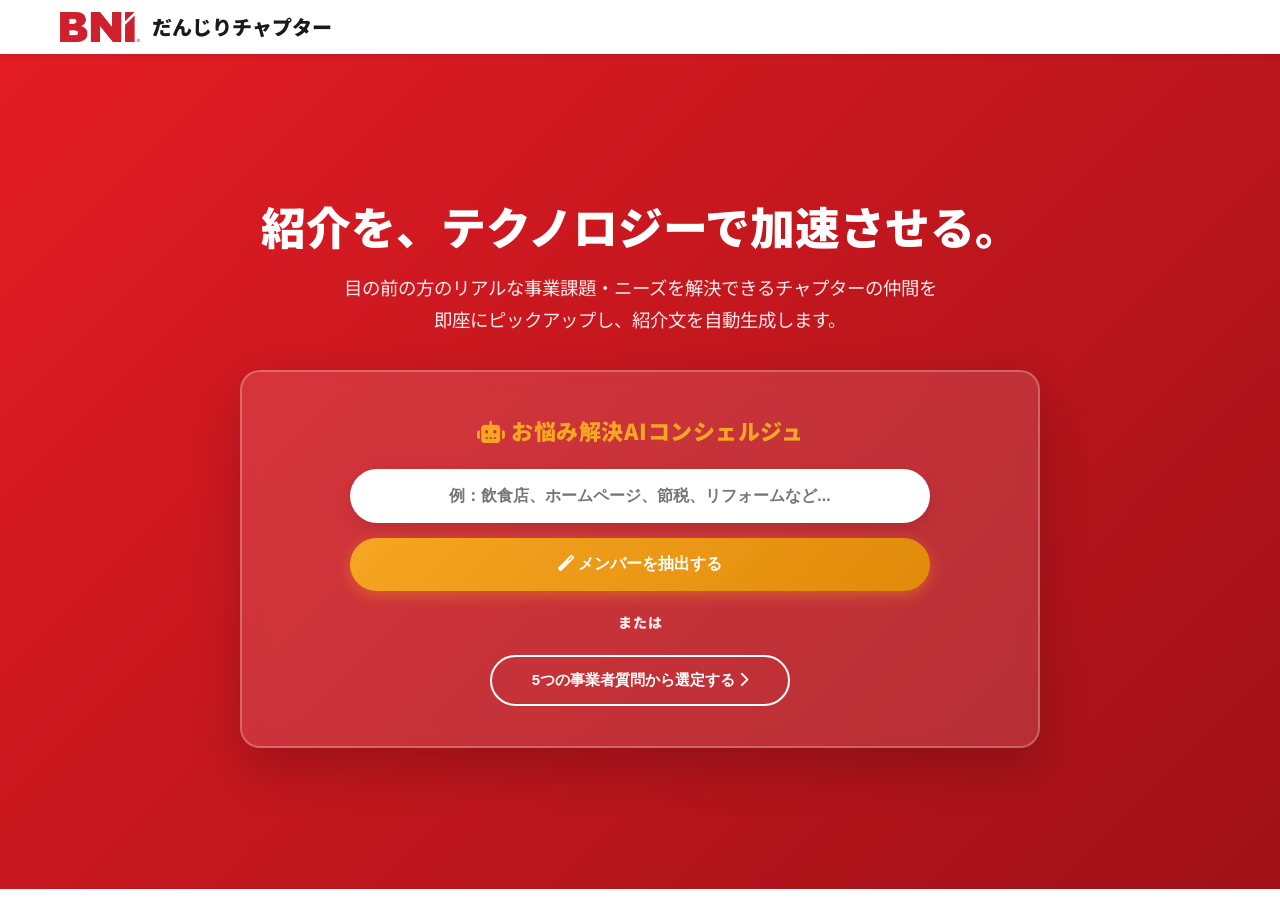
<file: concierge.html>
<!DOCTYPE html>
<html lang="ja">
<head>
    <meta charset="UTF-8">
    <meta name="viewport" content="width=device-width, initial-scale=1.0">
    <meta http-equiv="Cache-Control" content="no-cache, no-store, must-revalidate">
    <meta http-equiv="Pragma" content="no-cache">
    <meta http-equiv="Expires" content="0">
    
    <title>AIお悩み解決コンシェルジュ | BNI だんじりチャプター</title>
    
    <link rel="icon" href="images/0000111222333444.png" type="image/png">
    <link rel="apple-touch-icon" href="images/0000111222333444.png">
    <link rel="preconnect" href="https://fonts.googleapis.com">
    <link rel="preconnect" href="https://fonts.gstatic.com" crossorigin>
    <link href="https://fonts.googleapis.com/css2?family=Noto+Sans+JP:wght@400;500;700;900&display=swap" rel="stylesheet">
    <link rel="stylesheet" href="https://cdnjs.cloudflare.com/ajax/libs/font-awesome/6.4.0/css/all.min.css">
    
    <style>
        :root {
            --primary-color: #E31C24;   /* だんじり赤 */
            --secondary-color: #1A1A1A; /* 漆黒アクセント */
            --accent-color: #F5A623;    /* ゴールド */
            --text-dark: #333333;
            --bg-light: #FFFFFF;
        }

        * { box-sizing: border-box; margin: 0; padding: 0; }
        body { font-family: 'Noto Sans JP', sans-serif; background-color: var(--bg-light); color: var(--text-dark); line-height: 1.7; }

        /* ヘッダースタイル */
        .header { background: #fff; box-shadow: 0 2px 5px rgba(0,0,0,0.1); padding: 10px 0; position: sticky; top: 0; z-index: 1000; }
        .nav-container { max-width: 1200px; margin: 0 auto; padding: 0 20px; display: flex; justify-content: space-between; align-items: center; }
        .nav-logo { text-decoration: none; color: var(--secondary-color); display: flex; align-items: center; gap: 12px; }
        .nav-logo img { width: 80px; }
        .chapter-name { font-size: 20px; font-weight: 900; }

        /* メインエリア（だんじりレッドグラデーション） */
        .tool-hero {
            background: linear-gradient(135deg, var(--primary-color) 0%, #a01118 100%);
            padding: 80px 20px;
            color: #fff;
            text-align: center;
            min-height: calc(100vh - 65px);
            display: flex;
            align-items: center;
            justify-content: center;
        }

        .tool-container { width: 100%; max-width: 800px; margin: 0 auto; }
        .tool-main-copy { font-size: clamp(1.8rem, 4.5vw, 2.8rem); font-weight: 900; line-height: 1.4; margin-bottom: 15px; }
        .tool-sub-copy { font-size: clamp(0.95rem, 2vw, 1.15rem); opacity: 0.9; max-width: 600px; margin: 0 auto 35px auto; }

        /* ウィジェット外枠 */
        .ai-card-widget {
            background: rgba(255, 255, 255, 0.12);
            border: 2px solid rgba(255, 255, 255, 0.25);
            border-radius: 20px;
            padding: 40px 30px;
            box-shadow: 0 20px 50px rgba(0,0,0,0.2);
            backdrop-filter: blur(10px);
            text-align: center;
        }

        .ai-widget-title { font-size: 22px; font-weight: 900; color: var(--accent-color); margin-bottom: 20px; letter-spacing: 0.5px; }

        /* フリー入力エリア */
        .ai-input-group { display: flex; flex-direction: column; gap: 15px; max-width: 580px; margin: 0 auto; }
        .ai-free-field { width: 100%; padding: 18px 25px; font-size: 16px; border: none; border-radius: 50px; outline: none; box-shadow: 0 5px 15px rgba(0,0,0,0.1); color: #333; text-align: center; font-weight: 700; }
        
        .btn-trigger-search {
            padding: 16px 35px;
            background: linear-gradient(135deg, var(--accent-color) 0%, #e08b09 100%);
            color: #fff;
            font-weight: 900;
            font-size: 16px;
            border: none;
            border-radius: 50px;
            cursor: pointer;
            box-shadow: 0 4px 15px rgba(245, 166, 35, 0.4);
            transition: transform 0.2s;
        }
        .btn-trigger-search:hover { transform: translateY(-2px); }

        .widget-divider { font-size: 14px; font-weight: 900; margin: 20px 0; opacity: 0.9; letter-spacing: 1px; }

        /* 質問に進むボタン（確実に反応するスタイル） */
        .btn-toggle-steps {
            background: transparent;
            border: 2px solid #fff;
            color: #fff;
            padding: 14px 40px;
            border-radius: 50px;
            font-weight: 700;
            cursor: pointer;
            transition: all 0.2s ease;
            font-size: 15px;
            display: inline-block;
            outline: none;
        }
        .btn-toggle-steps:hover { background: #fff; color: var(--primary-color); }

        /* 質問進行パネル（初期非表示） */
        .step-slide-panel { display: none; text-align: center; width: 100%; }
        .step-question-text { font-size: 20px; font-weight: 900; margin-bottom: 8px; color: #fff; }
        .step-explain-text { font-size: 13px; opacity: 0.85; margin-bottom: 25px; }

        .steps-options-grid { display: grid; grid-template-columns: repeat(auto-fit, minmax(240px, 1fr)); gap: 15px; width: 100%; }
        .step-choice-card {
            background: #ffffff;
            color: #333;
            padding: 22px 15px;
            border-radius: 12px;
            cursor: pointer;
            transition: all 0.2s ease;
            display: flex;
            flex-direction: column;
            align-items: center;
            justify-content: center;
            border: 2px solid transparent;
        }
        .step-choice-card:hover { transform: translateY(-3px); box-shadow: 0 8px 20px rgba(0,0,0,0.15); border-color: var(--accent-color); }
        .step-choice-card i { font-size: 26px; color: var(--primary-color); margin-bottom: 10px; }
        .step-choice-card h4 { font-size: 15px; font-weight: 700; line-height: 1.4; }

        .step-progress-track { width: 100%; height: 6px; background: rgba(255,255,255,0.2); margin-top: 30px; border-radius: 3px; overflow: hidden; }
        .step-progress-fill { width: 0%; height: 100%; background: var(--accent-color); transition: width 0.3s; }

        /* 結果コンテナ */
        .output-result-container { display: none; max-width: 800px; margin: 30px auto 0 auto; text-align: left; }
        .result-intro-banner { background: #fff; border-radius: 16px; padding: 30px; box-shadow: 0 15px 40px rgba(0,0,0,0.2); }
        .result-headline-title { font-size: 22px; font-weight: 900; color: var(--primary-color); margin-bottom: 10px; border-bottom: 2px solid #eee; padding-bottom: 10px; }
        
        .member-match-card {
            background: #f8f9fa;
            border-radius: 12px;
            padding: 20px;
            margin-top: 20px;
            display: flex;
            gap: 20px;
            border-left: 5px solid var(--primary-color);
        }
        .member-photo { width: 110px; height: 145px; object-fit: cover; border-radius: 6px; flex-shrink: 0; background: #ddd; }
        .member-meta-info { flex-grow: 1; display: flex; flex-direction: column; justify-content: center; }
        .member-card-tag { font-size: 11px; color: var(--accent-color); font-weight: 900; margin-bottom: 3px; }
        .member-card-name { font-size: 20px; font-weight: 900; margin-bottom: 3px; color: var(--secondary-color); }
        .member-card-comp { font-size: 12px; color: #666; margin-bottom: 10px; font-weight: 700; }
        .member-text-copy-area { background: #fff; padding: 12px; border-radius: 6px; font-size: 13.5px; color: #444; border: 1px solid #eef0f2; margin-bottom: 12px; line-height: 1.5; }
        
        .member-card-buttons { display: flex; gap: 8px; }
        .action-click-btn { padding: 8px 16px; font-size: 12.5px; font-weight: 700; border: none; border-radius: 4px; cursor: pointer; display: inline-flex; align-items: center; gap: 6px; }
        .btn-clipboard { background: #333; color: #fff; }
        .btn-line-forward { background: #06C755; color: #fff; }
        .action-click-btn:hover { opacity: 0.85; }

        @media (max-width: 768px) {
            .member-match-card { flex-direction: column; align-items: center; text-align: center; }
            .member-text-copy-area { text-align: left; }
            .member-card-buttons { justify-content: center; }
        }
    </style>
</head>
<body>

    <header class="header">
        <div class="nav-container">
            <a href="index.html" class="nav-logo">
                <img src="images/bni-logo.png" alt="BNI Logo">
                <span class="chapter-name">だんじりチャプター</span>
            </a>
        </div>
    </header>

    <section class="tool-hero">
        <div class="tool-container">
            <h1 class="tool-main-copy">紹介を、テクノロジーで加速させる。</h1>
            <p class="tool-sub-copy">目の前の方のリアルな事業課題・ニーズを解決できるチャプターの仲間を即座にピックアップし、紹介文を自動生成します。</p>
            
            <div class="ai-card-widget" id="widget-box-root">
                <!-- 初期ゲート表示 -->
                <div id="panel-gate-view">
                    <h2 class="ai-widget-title"><i class="fas fa-robot"></i> お悩み解決AIコンシェルジュ</h2>
                    <div class="ai-input-group">
                        <input type="text" id="free-keyword-input" class="ai-free-field" placeholder="例：飲食店、ホームページ、節税、リフォームなど...">
                        <button class="btn-trigger-search" onclick="executeFreeQuery()"><i class="fas fa-magic"></i> メンバーを抽出する</button>
                    </div>
                    <div class="widget-divider">または</div>
                    <button class="btn-toggle-steps" onclick="activateQuestionFlow()">5つの事業者質問から選定する <i class="fas fa-chevron-right"></i></button>
                </div>

                <!-- 質問進行パネル（完全に独立、絶対バグの起きない構文） -->
                <div id="panel-steps-view" class="step-slide-panel">
                    <h3 class="step-question-text" id="ui-display-q-title">Q1. 質問</h3>
                    <p class="step-explain-text" id="ui-display-q-desc">説明文</p>
                    <div class="steps-options-grid" id="ui-display-q-grid"></div>
                    <div class="step-progress-track"><div class="step-progress-fill" id="ui-display-progress-fill"></div></div>
                </div>
            </div>

            <!-- 結果表示エリア -->
            <div class="output-result-container" id="panel-output-view">
                <div class="result-intro-banner">
                    <h3 class="result-headline-title"><i class="fas fa-lightbulb"></i> マッチングした解決パートナー</h3>
                    <p style="font-size:13px; color:#666; margin-bottom:15px; font-weight:700;" id="ui-display-result-summary"></p>
                    <div id="ui-display-cards-target"></div>
                    <div style="text-align: center; margin-top: 25px;">
                        <button class="btn-toggle-steps" style="border-color:#666; color:#333;" onclick="restoreWidgetGate()"><i class="fas fa-undo"></i> 別の条件で探す</button>
                    </div>
                </div>
            </div>

        </div>
    </section>

    <!-- 完全固定メンバー22名データベース -->
    <script>
        const chapterDatabase = [
            { name: "井上 理衣", company: "株式会社TERASS", badge: "", category: "住宅関連", tag: "売主のパートナー", keywords: ["家", "住宅", "不動産", "売却", "マンション", "査定", "土地", "住み替え"], img: "images/IMG_8024.JPG", intro: "不動産の売却や住み替えでお悩みの方がいれば、売主の確かなパートナーとして親身に伴走してくれる株式会社TERASSの井上理衣さんをご紹介します！" },
            { name: "田北 亨子", company: "RECICLAJE 試験場前店", badge: "", category: "住宅関連", tag: "就労支援（家具家電）", keywords: ["家具", "家電", "リサイクル", "不用品", "片付け", "処分", "粗大ゴミ", "オフィス片付け", "厨房機器"], img: "images/IMG_8035.JPG", intro: "事務所の移転や店舗の片付け、家具・家電の不用品処分やリサイクル回収なら、RECICLAJEの田北亨子さんをご紹介します！" },
            { name: "山卯 誓哉", company: "リフォーム事業部", badge: "", category: "住宅関連", tag: "リフォーム", keywords: ["リフォーム", "内装", "外装", "大工", "建築", "修繕", "改装", "改修", "店舗改装"], img: "images/yamau.png", intro: "オフィスの内装リフォームからご自宅の修繕まで、ハイクオリティで丁寧な大工・建築施工をしてくれるリフォーム事業部の山卯誓哉さんをお繋ぎします！" },
            { name: "上塩入 大樹", company: "上塩入法律事務所", badge: "バイスプレジデント", category: "経営サポート", tag: "弁護士", keywords: ["弁護士", "法律", "契約書", "トラブル", "クレーム", "法務", "売掛金回収", "相談"], img: "images/IMG_8023.jpg", intro: "トラブルの事前防衛や契約書のリーガルチェックなど、ビジネスの法的な守りを固めたい時は、バイスプレジデントで弁護士の上塩入大樹さんにお任せください！" },
            { name: "二階堂 文哉", company: "生命保険プランニング", badge: "", category: "経営サポート", tag: "生命保険（個人）", keywords: ["保険", "生命保険", "ライフプラン", "医療保険", "がん保険", "個人保険"], img: "images/IMG_8031.JPG", intro: "ご自身やご家族の万が一の備え、将来に向けた安心のライフプランや医療保険の設計なら、生命保険（個人）の二階堂文哉さんがおすすめです！" },
            { name: "中野 亘", company: "中野亘税理士事務所", badge: "", category: "経営サポート", tag: "税理士", keywords: ["税金", "税理士", "確定申告", "節税", "決算", "会計", "試算表", "財務"], img: "images/IMG_8028.JPG", intro: "税務や確定申告、会社の節税対策でお悩みなら、経営に寄り添った的確な数字のアドバイスをくれる税理士の中野亘さんをお繋ぎします！" },
            { name: "光山 隆士", company: "光山隆士司法書士事務所", badge: "", category: "経営サポート", tag: "司法書士", keywords: ["登記", "会社設立", "法人登記", "相続", "遺言", "不動産登記"], img: "images/IMG_8037.JPG", intro: "会社の設立登記や不動産の権利登記、家族の相続手続きなどを迅速かつ正確に進めてくれる司法書士の光山隆士さんです！" },
            { name: "後藤 智子", company: "箕面モバイル.com", badge: "プレジデント", category: "経費削減", tag: "携帯料金見直し", keywords: ["携帯", "スマホ", "通信費", "格安sim", "コスト削減", "固定費見直し", "通信料金"], img: "images/IMG_9003.JPG", intro: "毎月の社用携帯やご家族のスマホ代など、固定費の通信コストを無駄なく劇的に削減してくれる、通信プラン見直しのプロ後藤智子さんです！" },
            { name: "中野 亮", company: "株式会社ミセスロザリー", badge: "書記兼会計", category: "経費削減", tag: "就労支援", keywords: ["就労支援", "人材不足", "雇用", "内職委託", "軽作業委託", "福祉"], img: "images/IMG_8036.JPG", intro: "就労支援を通じた社会貢献や、社内の単純作業・軽作業のアウトソーシング化をサポートしてくれる中野亮さんをご紹介します！" },
            { name: "夫津木 雅也", company: "ファイナンシャルプランニング", badge: "", category: "経費削減", tag: "生命保険（法人）", keywords: ["法人保険", "財務強化", "決算対策", "退職金積立", "事業承継リスク", "節税"], img: "images/IMG_8027.JPG", intro: "法人の決算対策やリスク保全、役員退職金の効率的な準備など、財務に強い生命保険（法人）の夫津木雅也さんをご紹介できます！" },
            { name: "大森 達哉", company: "社外人事部アドバイザー", badge: "", category: "経費削減", tag: "社外人事部", keywords: ["人事", "採用", "求人", "労務問題", "評価制度", "就業規則", "求人募集"], img: "images/IMG_8034.jpg", intro: "優秀な人材の採用や社内の評価制度設計、労務の課題解決を専門的にバックアップしてくれる社外人事部アドバイザーの大森達哉さんをお繋ぎします！" },
            { name: "遠藤 大輔", company: "Enter Japan", badge: "", category: "事業成長サポート", tag: "売れるブランド設計", keywords: ["ブランディング", "自社の強み", "ロゴ制作", "広告戦略", "差別化", "マーケティング"], img: "images/IMG_9884.JPG", intro: "会社の隠れた強みを引き出し、他社と圧倒的な差別化を図るための「売れるブランド設計」をしてくれるEnter Japanの遠藤大輔さんです！" },
            { name: "平岡 広章", company: "ラフスタイル", badge: "", category: "事業成長サポート", tag: "ホームページ制作", keywords: ["ホームページ", "hp", "webサイト制作", "ネット集客", "lp", "ランディングページ"], img: "images/IMG_9001.jpg", intro: "企業の魅力がしっかり伝わり、WEBからの集客や成果に徹底的にこだわるホームページ制作のプロ、ラフスタイルの平岡広章さんです！" },
            { name: "瀧田 大貴", company: "合同会社RE VENT", badge: "", category: "事業成長サポート", tag: "SNS運用", keywords: ["sns", "インスタ", "instagram", "tiktok", "ショート動画", "認知拡大", "アカウント成長"], img: "images/IMG_9006.JPG", intro: "InstagramやTikTokを活用した集客や、会社のブランド認知度を広げるSNS運用のプロ、瀧田大貴さんです！" },
            { name: "川﨑 景", company: "kawasaki tailor", badge: "", category: "クリエイティブ", tag: "オーダースーツ", keywords: ["スーツ", "オーダーメイド", "ジャケット", "第一印象", "服装", "身だしなみ"], img: "images/IMG_8039.JPG", intro: "ビジネスの第一印象で圧倒的な信頼感を与え、自分だけの魅力を最大限に引き出す勝負スーツを仕立ててくれる川﨑景さんです！" },
            { name: "藤本 浩明", company: "映像クリエイター", badge: "", category: "クリエイティブ", tag: "CM映像制作", keywords: ["動画制作", "ｃｍ", "映像制作", "youtube動画", "プロモーション動画"], img: "images/IMG_9005.JPG", intro: "会社のプロモーションや採用活動で絶大な効果を発揮する、高クオリティなCM映像・動画制作を手掛ける藤本浩明さんをご紹介します！" },
            { name: "土林 巧", company: "プロダクトデザイン", badge: "", category: "クリエイティブ", tag: "オリジナルグッズ制作", keywords: ["ノベルティ", "オリジナルグッズ", "記念品", "販促品", "名入れ", "コースター"], img: "images/IMG_9007.JPG", intro: "イベントの販促用ノベルティや、他にはないハイクオリティなオリジナルグッズ制作を形にしてくれる土林巧さんです！" },
            { name: "大森 隆之介", company: "プロアスリート", badge: "", category: "クリエイティブ", tag: "キックボクサー", keywords: ["キックボクシング", "パーソナルトレーニング", "運動不足", "健康維持", "ダイエット", "ジム", "体動かしたい"], img: "images/IMG_8038.JPG", intro: "経営者の日々の健康維持や、ストレス解消・シェイプアップのためのキックボクシング指導をしてくれる大森隆之介さんです！" },
            { name: "三島 宏幸", company: "en34", badge: "", category: "飲食店", tag: "日本ワインと大人の洋食", keywords: ["飲食店", "レストラン", "洋食", "ワイン", "ご飯", "ディナー", "食事", "居酒屋", "カフェ", "パスタ", "会食"], img: "images/misima.png", intro: "極上の日本ワインとこだわり抜かれた大人の洋食を、落ち着いた空間で堪能できる素晴らしいお店「en34」の三島宏幸さんをご紹介します！" },
            { name: "前田 耕平", company: "JAZZ BERRY", badge: "", category: "飲食店", tag: "JAZZミュージックレストラン", keywords: ["ジャズ", "jazz", "生演奏", "バー", "bar", "音楽", "飲食店", "レストラン", "洋食", "ご飯", "ディナー", "食事", "居酒屋", "カフェ", "おしゃれ"], img: "images/maeda.png", intro: "素晴らしい生演奏と最高峰の音楽空間、そして極上のディナーを同時に楽しめるジャズミュージックレストラン「JAZZ BERRY」の前田耕平さんをぜひご紹介させてください！" },
            { name: "藤原 健司", company: "Safari（サファリ）", badge: "", category: "飲食店", tag: "団体貸切（飲食店）", keywords: ["貸切", "団体", "パーティー", "宴会", "飲み会", "イベントスペース", "飲食店", "レストラン", "洋食", "ご飯", "ディナー", "食事", "居酒屋", "カフェ", "コンパ"], img: "images/fujiwara.png", intro: "大人数の宴会、歓送迎会、パーティー、イベント時にフロアを丸ごと贅沢に団体貸切できるダイニング「Safari」の藤原健司さんです！" },
            { name: "潮 瑠斗", company: "株式会社INCREASE", badge: "", category: "生活基盤", tag: "会員制サウナ", keywords: ["サウナ", "リフレッシュ", "会員制", "プライベートサウナ", "疲労回復", "ととのう", "リラックス"], img: "images/IMG_9002.JPG", intro: "プライベートな完全個室空間で日々の疲れをリフレッシュし、最高のビジネスマインドを整える会員制サウナを運営する潮瑠斗さんです！" }
        ];

        // 一般的な事業者向けの5つの質問
        const stepQuestions = [
            { 
                title: "Q1. 経営において一番解決したい問題はどれですか？", 
                desc: "お相手がもっとも関心を持っているテーマを絞り込みます。", 
                options: [
                    { text: "売上・集客（認知拡大、WEB・SNS活用）", value: "growth", icon: "fas fa-chart-line" },
                    { text: "法務・税務・インフラ（確定申告、契約、オフィス修繕）", value: "management-housing", icon: "fas fa-shield-alt" },
                    { text: "コスト削減・社内体制（通信費、人材採用、雇用）", value: "reduction", icon: "fas fa-calculator" },
                    { text: "経営者個人のサポート（健康、服装、会食・手配）", value: "creative-life", icon: "fas fa-utensils" }
                ] 
            },
            { 
                title: "Q2. 最優先で求めている『アプローチ方法』はどちらですか？", 
                desc: "解決のための現実的な手段を選択します。", 
                options: [
                    { text: "オンライン上での新規集客やプロモーション", value: "digital", icon: "fas fa-laptop" },
                    { text: "専門家によるアドバイスや規約・体制の構築", value: "advisor", icon: "fas fa-balance-scale" },
                    { text: "衣服・建築環境・食事・店舗空間などのリアルな手配", value: "physical", icon: "fas fa-store" }
                ] 
            },
            { 
                title: "Q3. お悩みの「対象ターゲット」はどちらになりますか？", 
                desc: "一般消費者向け店舗か、対法人かで分類します。", 
                options: [
                    { text: "一般消費者向けの店舗・サービス（BtoC）", value: "b2c", icon: "fas fa-user" },
                    { text: "企業・法人向けのビジネス（BtoB）", value: "b2b", icon: "fas fa-users" }
                ] 
            },
            { 
                title: "Q4. コスト面の方向性はどちらに近いですか？", 
                desc: "攻めか守りかの方向を考慮します。", 
                options: [
                    { text: "売上獲得や露出を狙う『攻めの投資』", value: "invest", icon: "fas fa-rocket" },
                    { text: "無駄の削減やトラブル回避の『守りの防衛』", value: "defense", icon: "fas fa-lock" }
                ] 
            },
            { 
                title: "Q5. 今すぐ必要なプロフェッショナルのタイプは？", 
                desc: "最終ゴールを確定させます。", 
                options: [
                    { text: "売上拡大、WEBマーケティングのプロ", value: "sales", icon: "fas fa-bullhorn" },
                    { text: "固定費や社内リスクを整理してくれるプロ", value: "costcut", icon: "fas fa-shield-alt" },
                    { text: "健康、服装、会食等で経営者を高めるプロ", value: "lifestyle", icon: "fas fa-gem" }
                ] 
            }
        ];

        let currentStepIdx = 0;
        let collectedAnswers = [];

        // ① 自由記述検索（飲食は完全ピンポイント抽出）
        function executeFreeQuery() {
            const inputField = document.getElementById('free-keyword-input');
            const rawText = inputField.value.trim();
            if (!rawText) { alert('お悩みキーワードを入力してください。'); return; }

            const query = rawText.toLowerCase();
            const foodKeywords = ["飲食店", "レストラン", "カフェ", "居酒屋", "飯", "食事", "ご飯", "ディナー", "会食", "飲み会", "宴会", "貸切", "団体"];
            const jazzKeywords = ["ジャズ", "jazz", "生演奏"];

            let resultList = [];

            if (foodKeywords.some(f => query.includes(f)) && !jazzKeywords.some(j => query.includes(j))) {
                resultList = chapterDatabase.filter(m => m.category === "飲食店");
            } else {
                resultList = chapterDatabase.filter(m => {
                    return m.keywords.some(k => query.includes(k.toLowerCase()) || k.toLowerCase().includes(query)) || 
                           m.tag.toLowerCase().includes(query) || 
                           m.category.toLowerCase().includes(query) ||
                           m.name.toLowerCase().includes(query) ||
                           m.company.toLowerCase().includes(query);
                });
            }

            displayMatchedResults(resultList, `「${rawText}」の解決に直結する専門分野を持ったメンバーを ${resultList.length} 名抽出しました。`);
        }

        // ② 質問フローの開始（確実に動くようにエレメント状態を保証）
        function activateQuestionFlow() {
            currentStepIdx = 0;
            collectedAnswers = [];
            
            const gateView = document.getElementById('panel-gate-view');
            const stepsView = document.getElementById('panel-steps-view');
            
            if (gateView && stepsView) {
                gateView.style.display = 'none';
                stepsView.style.display = 'block';
                renderCurrentQuestionStep();
            } else {
                console.error("UIエレメントが見つかりません。");
            }
        }

        function renderCurrentQuestionStep() {
            const stepData = stepQuestions[currentStepIdx];
            document.getElementById('ui-display-q-title').innerText = stepData.title;
            document.getElementById('ui-display-q-desc').innerText = stepData.desc;

            const gridContainer = document.getElementById('ui-display-q-grid');
            gridContainer.innerHTML = '';

            stepData.options.forEach(opt => {
                const choiceCard = document.createElement('div');
                choiceCard.className = 'step-choice-card';
                choiceCard.onclick = function() { registerStepSelection(opt.value); };
                choiceCard.innerHTML = `<i class="${opt.icon}"></i><h4>${opt.text}</h4>`;
                gridContainer.appendChild(choiceCard);
            });

            const fillWidth = ((currentStepIdx + 1) / stepQuestions.length) * 100;
            document.getElementById('ui-display-progress-fill').style.width = fillWidth + '%';
        }

        function registerStepSelection(value) {
            collectedAnswers.push(value);
            currentStepIdx++;

            if (currentStepIdx < stepQuestions.length) {
                renderCurrentQuestionStep();
            } else {
                calculateBestMatches();
            }
        }

        function calculateBestMatches() {
            let weights = {};
            chapterDatabase.forEach(m => weights[m.name] = 0);

            const q1 = collectedAnswers[0];
            const q2 = collectedAnswers[1];
            const q3 = collectedAnswers[2];

            chapterDatabase.forEach(m => {
                if (q1 === "growth" && ["遠藤 大輔", "平岡 広章", "瀧田 大貴"].includes(m.name)) weights[m.name] += 5;
                if (q1 === "management-housing" && ["上塩入 大樹", "二階堂 文哉", "中野 亘", "光山 隆士", "井上 理衣", "山卯 誓哉"].includes(m.name)) weights[m.name] += 5;
                if (q1 === "reduction" && ["後藤 智子", "中野 亮", "夫津木 雅也", "大森 達哉", "田北 亨子"].includes(m.name)) weights[m.name] += 5;
                if (q1 === "creative-life" && ["川﨑 景", "藤本 浩明", "土林 巧", "大森 隆之介", "三島 宏幸", "前田 耕平", "藤原 健司", "潮 瑠斗"].includes(m.name)) weights[m.name] += 5;

                if (q2 === "digital" && ["平岡 広章", "瀧田 大貴", "藤本 浩明"].includes(m.name)) weights[m.name] += 3;
                if (q2 === "advisor" && ["上塩入 大樹", "夫津木 雅也", "大森 達哉", "中野 亘", "光山 隆士", "二階堂 文哉"].includes(m.name)) weights[m.name] += 3;
                if (q2 === "physical" && ["井上 理衣", "田北 亨子", "山卯 誓哉", "川﨑 景", "土林 巧", "大森 隆之介", "三島 宏幸", "前田 耕平", "藤原 健司", "潮 瑠斗", "後藤 智子", "中野 亮", "遠藤 大輔"].includes(m.name)) weights[m.name] += 3;

                if (q3 === "b2b" && ["遠藤 大輔", "上塩入 大樹", "中野 亮", "大森 達哉", "土林 巧", "藤本 浩明", "夫津木 雅也", "中野 亘", "光山 隆士"].includes(m.name)) weights[m.name] += 2;
                if (q3 === "b2c" && ["平岡 広章", "瀧田 大貴", "後藤 智子", "井上 理衣", "田北 亨子", "山卯 誓哉", "川﨑 景", "大森 隆之介", "三島 宏幸", "前田 耕平", "藤原 健司", "潮 瑠斗", "二階堂 文哉"].includes(m.name)) weights[m.name] += 2;
            });

            let sorted = [...chapterDatabase].sort((a, b) => weights[b.name] - weights[a.name]);
            let finalSelection = sorted.slice(0, 3);

            displayMatchedResults(finalSelection, "紹介ニーズ分析に基づき、お悩みを解決できる最適なメンバーを3名抽出しました。");
        }

        function displayMatchedResults(list, summaryText) {
            document.getElementById('widget-box-root').style.display = 'none';
            document.getElementById('panel-output-view').style.display = 'block';
            document.getElementById('ui-display-result-summary').innerText = summaryText;

            const cardsContainer = document.getElementById('ui-display-cards-target');
            cardsContainer.innerHTML = '';

            if (list.length === 0) {
                list = chapterDatabase.filter(m => ["遠藤 大輔", "上塩入 大樹", "後藤 智子"].includes(m.name));
            }

            list.forEach(m => {
                const uniqueId = "copy-id-" + m.name.replace(/\s+/g, "");
                const matchedCard = document.createElement('div');
                matchedCard.className = 'member-match-card';
                matchedCard.innerHTML = `
                    <img src="${m.img}" class="member-photo" onerror="this.src='images/bni-logo.png';">
                    <div class="member-meta-info">
                        <span class="member-card-tag">${m.category} | ${m.tag}</span>
                        <h4 class="member-card-name">${m.name}</h4>
                        ${m.company ? `<p class="member-card-comp">${m.company}</p>` : ''}
                        <div class="member-text-copy-area"><span id="${uniqueId}">${m.intro}</span></div>
                        <div class="member-card-buttons">
                            <button class="action-click-btn btn-clipboard" onclick="copyIntroductions('${uniqueId}')"><i class="fas fa-copy"></i> 紹介文をコピー</button>
                            <button class="action-click-btn btn-line-forward" onclick="forwardLineLink('${m.intro}')"><i class="fab fa-line"></i> LINEで送る</button>
                        </div>
                    </div>
                `;
                cardsContainer.appendChild(matchedCard);
            });
        }

        function copyIntroductions(id) {
            const txt = document.getElementById(id).innerText;
            navigator.clipboard.writeText(txt).then(() => { alert('紹介文をコピーしました！'); });
        }

        function forwardLineLink(txt) {
            window.open("https://line.me/R/msg/text/?" + encodeURIComponent(txt), '_blank');
        }

        function restoreWidgetGate() {
            document.getElementById('panel-output-view').style.display = 'none';
            document.getElementById('panel-steps-view').style.display = 'none';
            document.getElementById('panel-gate-view').style.display = 'block';
            document.getElementById('widget-box-root').style.display = 'block';
            document.getElementById('free-keyword-input').value = '';
        }
    </script>
</body>
</html>
</file>
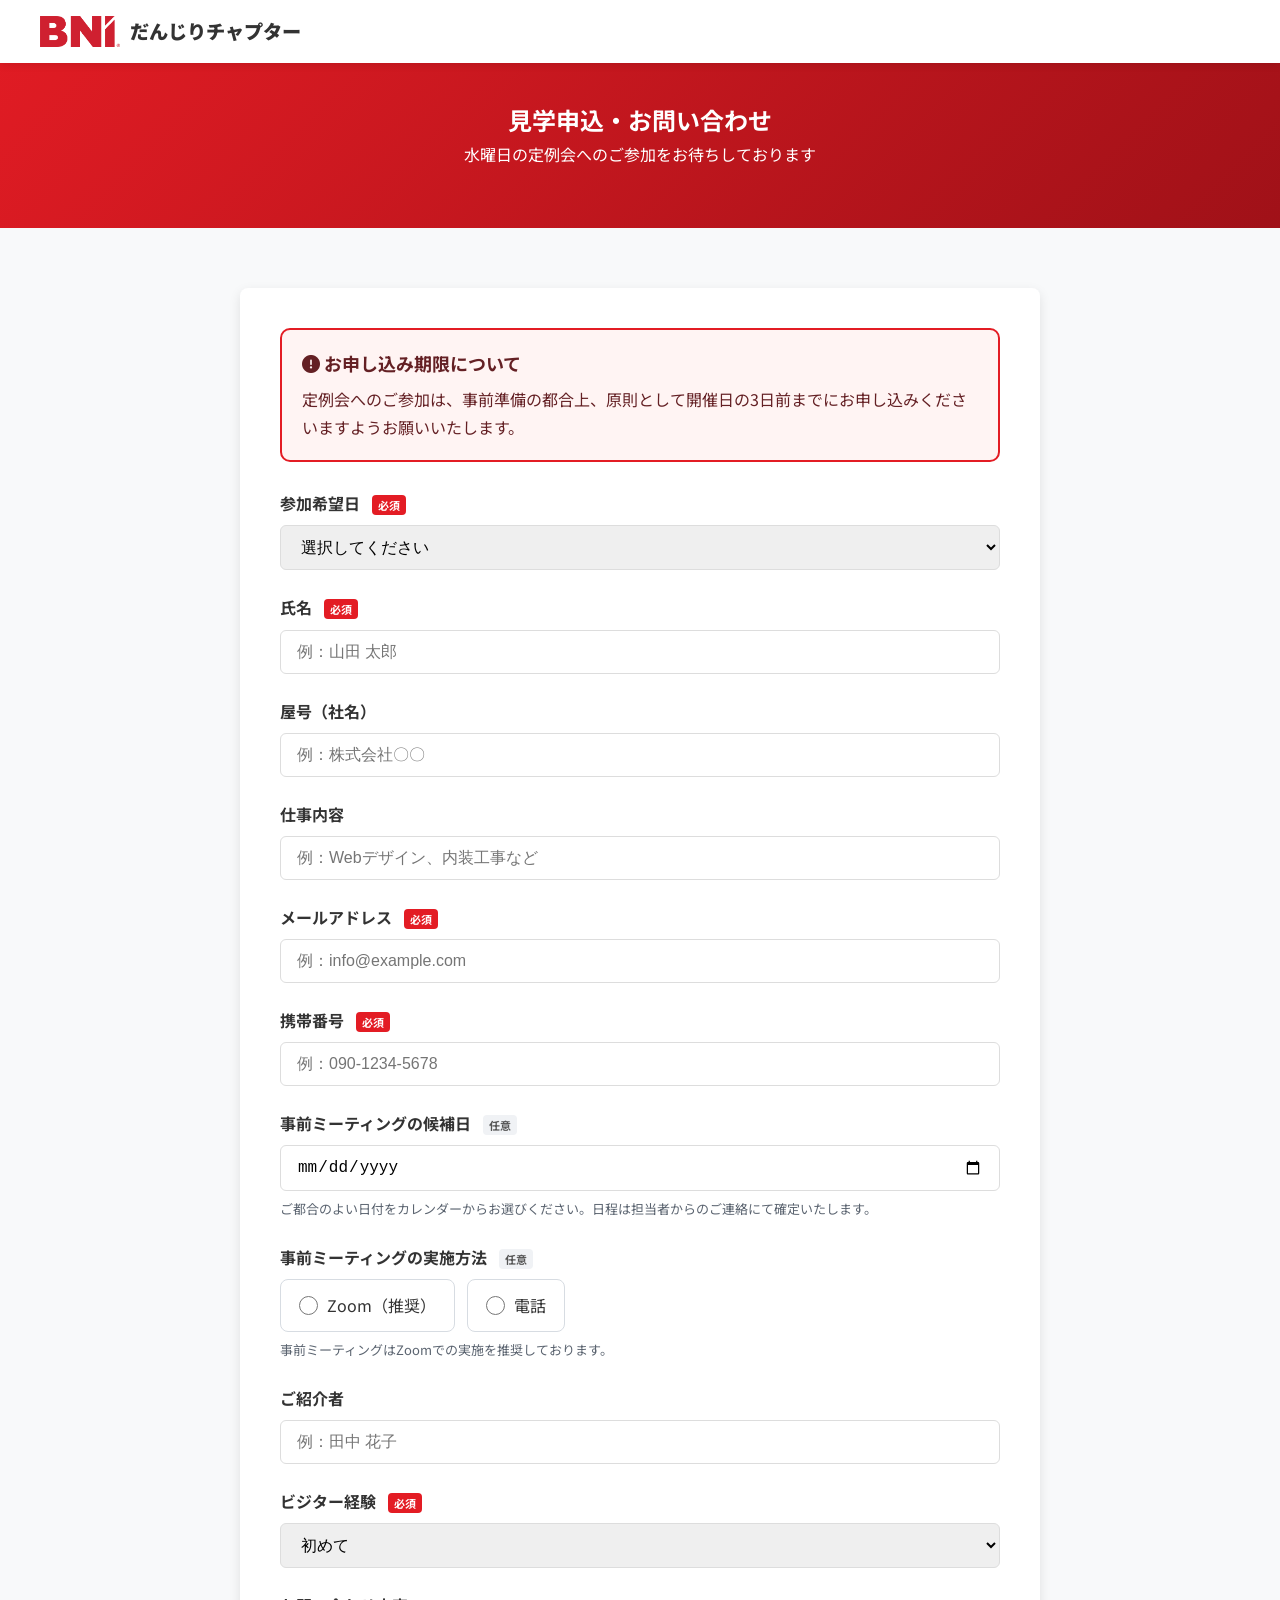
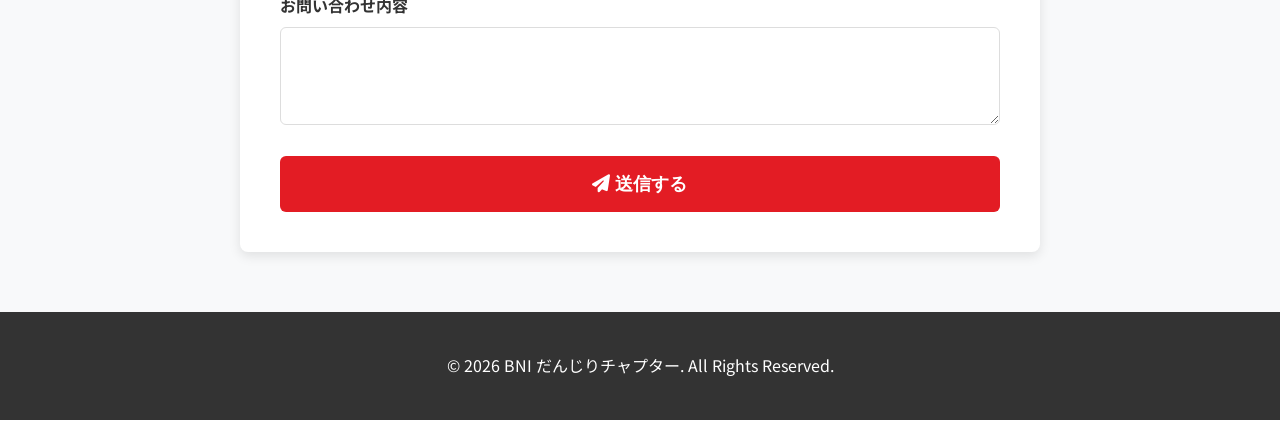
<file: contact.html>
<!DOCTYPE html>
<html lang="ja">
<head>
    <meta charset="UTF-8">
    <meta name="viewport" content="width=device-width, initial-scale=1.0">
    <!-- キャッシュクリア設定：変更を即座に反映させるため -->
    <meta http-equiv="Cache-Control" content="no-cache, no-store, must-revalidate">
    <meta http-equiv="Pragma" content="no-cache">
    <meta http-equiv="Expires" content="0">
    
    <title>お問い合わせ | BNI だんじりチャプター</title>
    
    <link rel="icon" href="images/0000111222333444.png" type="image/png">
    <link rel="apple-touch-icon" href="images/0000111222333444.png">

    <!-- フォントとアイコンの読み込み -->
    <link rel="preconnect" href="https://fonts.googleapis.com">
    <link rel="preconnect" href="https://fonts.gstatic.com" crossorigin>
    <link href="https://fonts.googleapis.com/css2?family=Noto+Sans+JP:wght@400;500;700;900&family=Roboto:wght@400;500;700;900&display=swap" rel="stylesheet">
    <link rel="stylesheet" href="https://cdnjs.cloudflare.com/ajax/libs/font-awesome/6.4.0/css/all.min.css">
    
    <!-- CSS読み込み（キャッシュ対策のためバージョンを付与） -->
    <link rel="stylesheet" href="css/styles.css?v=20260504_final">
    
    <style>
        .contact-hero {
            background: linear-gradient(135deg, #E31C24 0%, #a01118 100%);
            padding: 100px 0 60px;
            text-align: center;
            color: #fff;
        }
        .contact-section { padding: 60px 0; background-color: #f8f9fa; }
        .contact-form-container {
            max-width: 800px;
            margin: 0 auto;
            background: #fff;
            padding: 40px;
            border-radius: 8px;
            box-shadow: 0 4px 12px rgba(0,0,0,0.1);
        }
        .form-group { margin-bottom: 24px; }
        .form-label { display: block; font-weight: 700; margin-bottom: 8px; }
        .form-label span { background-color: #E31C24; color: #fff; font-size: 11px; padding: 2px 6px; border-radius: 4px; margin-left: 8px; }
        .form-label span.optional-label { background-color: #f0f2f5; color: #555; }
        .form-control { width: 100%; padding: 12px 16px; border: 1px solid #ddd; border-radius: 6px; font-size: 16px; box-sizing: border-box; }
        .btn-submit {
            background-color: #E31C24;
            color: #fff;
            border: none;
            padding: 16px 48px;
            border-radius: 6px;
            font-weight: 700;
            cursor: pointer;
            width: 100%;
            font-size: 18px;
            transition: 0.3s;
        }
        .btn-submit:disabled { background-color: #ccc; cursor: not-allowed; }
        .application-deadline { background: #fff4f3; border: 2px solid #e31c24; border-radius: 10px; padding: 18px 20px; margin-bottom: 28px; color: #642024; }
        .application-deadline strong { display: block; font-size: 18px; margin-bottom: 6px; }
        .application-deadline p { margin: 0; line-height: 1.8; }
        .meeting-options { display: flex; flex-wrap: wrap; gap: 12px; }
        .meeting-option { display: flex; align-items: center; gap: 9px; padding: 12px 18px; border: 1px solid #d7dce2; border-radius: 8px; cursor: pointer; background: #fff; }
        .meeting-option:has(input:checked) { border-color: #e31c24; background: #fff4f3; }
        .meeting-option input { width: 19px; height: 19px; accent-color: #e31c24; }
        .form-help { display: block; margin-top: 7px; color: #5b6470; font-size: 13px; line-height: 1.65; }
        @media(max-width: 600px) {
            .contact-form-container { padding: 24px 18px; }
            .contact-section { padding: 32px 0; }
            .meeting-option { flex: 1; justify-content: center; min-width: 105px; }
            input[type="date"].form-control { min-height: 52px; max-width: 100%; }
        }
    </style>
</head>
<body>
    <header class="header">
        <nav class="nav container" style="padding: 15px 0; display: flex; align-items: center; justify-content: space-between;">
            <a href="index.html" style="text-decoration: none; color: inherit; display: flex; align-items: center; gap: 10px;">
                <img src="images/bni-logo.png" alt="BNI Logo" width="80">
                <span style="font-weight: 900; font-size: 1.2rem;">だんじりチャプター</span>
            </a>
        </nav>
    </header>

    <section class="contact-hero">
        <div class="container">
            <h1>見学申込・お問い合わせ</h1>
            <p>水曜日の定例会へのご参加をお待ちしております</p>
        </div>
    </section>

    <section class="contact-section">
        <div class="container">
            <div class="contact-form-container">
                <form id="contactForm">
                    <div class="application-deadline" role="note">
                        <strong><i class="fas fa-circle-exclamation" aria-hidden="true"></i> お申し込み期限について</strong>
                        <p>定例会へのご参加は、事前準備の都合上、原則として開催日の3日前までにお申し込みくださいますようお願いいたします。</p>
                    </div>
                    <!-- GAS側が期待するフィールド名を網羅 -->
                    <div class="form-group">
                        <label for="visit_date" class="form-label">参加希望日 <span>必須</span></label>
                        <select id="visit_date" name="visit_date" class="form-control" required>
                            <option value="" disabled selected>選択してください</option>

                           <option value="11月11日">11月11日</option>
                           <option value="11月18日">11月18日</option>
                           <option value="11月25日">11月25日</option>
                           <option value="12月2日">12月2日</option>
                           <option value="12月9日">12月9日</option>
                           <option value="12月16日">12月16日</option>
                           <option value="12月23日">12月23日</option>
                        </select>
                    </div>

                    <div class="form-group">
                        <label for="name" class="form-label">氏名 <span>必須</span></label>
                        <input type="text" id="name" name="name" class="form-control" required placeholder="例：山田 太郎">
                    </div>

                    <div class="form-group">
                        <label for="company" class="form-label">屋号（社名）</label>
                        <input type="text" id="company" name="company" class="form-control" placeholder="例：株式会社〇〇">
                    </div>

                    <div class="form-group">
                        <label for="job" class="form-label">仕事内容</label>
                        <input type="text" id="job" name="job" class="form-control" placeholder="例：Webデザイン、内装工事など">
                    </div>

                    <div class="form-group">
                        <label for="email" class="form-label">メールアドレス <span>必須</span></label>
                        <input type="email" id="email" name="email" class="form-control" required placeholder="例：info@example.com">
                    </div>

                    <div class="form-group">
                        <label for="phone" class="form-label">携帯番号 <span>必須</span></label>
                        <input type="tel" id="phone" name="phone" class="form-control" required placeholder="例：090-1234-5678">
                    </div>

                    <div class="form-group">
                        <label for="meeting_date" class="form-label">事前ミーティングの候補日 <span class="optional-label">任意</span></label>
                        <input type="date" id="meeting_date" name="meeting_date" class="form-control">
                        <small class="form-help">ご都合のよい日付をカレンダーからお選びください。日程は担当者からのご連絡にて確定いたします。</small>
                    </div>

                    <div class="form-group">
                        <div class="form-label" id="meeting_method_label">事前ミーティングの実施方法 <span class="optional-label">任意</span></div>
                        <div class="meeting-options" role="radiogroup" aria-labelledby="meeting_method_label">
                            <label class="meeting-option"><input type="radio" name="meeting_method" value="Zoom"> Zoom（推奨）</label>
                            <label class="meeting-option"><input type="radio" name="meeting_method" value="電話"> 電話</label>
                        </div>
                        <small class="form-help">事前ミーティングはZoomでの実施を推奨しております。</small>
                    </div>

                    <div class="form-group">
                        <label for="referrer" class="form-label">ご紹介者</label>
                        <input type="text" id="referrer" name="referrer" class="form-control" placeholder="例：田中 花子">
                    </div>

                    <div class="form-group">
                        <label for="visitor_history" class="form-label">ビジター経験 <span>必須</span></label>
                        <select id="visitor_history" name="visitor_history" class="form-control" required>
                            <option value="初めて">初めて</option>
                            <option value="2回目以降">2回目以降</option>
                        </select>
                    </div>

                    <div class="form-group">
                        <label for="message" class="form-label">お問い合わせ内容</label>
                        <textarea id="message" name="message" class="form-control" rows="4"></textarea>
                    </div>

                    <div class="form-submit">
                        <button type="submit" class="btn-submit" id="submitBtn">
                            <i class="fas fa-paper-plane"></i> 送信する
                        </button>
                    </div>
                </form>
            </div>
        </div>
    </section>

    <footer class="footer" style="padding: 40px 0; text-align: center; background: #333; color: #fff;">
        <p>&copy; 2026 BNI だんじりチャプター. All Rights Reserved.</p>
    </footer>

    <script>
        document.addEventListener('DOMContentLoaded', function() {
            const form = document.getElementById('contactForm');
            const submitBtn = document.getElementById('submitBtn');
            const meetingDate = document.getElementById('meeting_date');
            if (meetingDate) {
                const today = new Date();
                const localDate = new Date(today.getTime() - today.getTimezoneOffset() * 60000).toISOString().slice(0, 10);
                meetingDate.min = localDate;
            }
            
            // 設定URL：最新のデプロイURLを使用
            const googleSheetURL = 'https://script.google.com/macros/s/AKfycbzrVgd0kXhkPHC44YMteYChd2H8v0Xcq5CnQFaIKLTre549tXp7zoiubJPhtdcn4M2D/exec';
            const formspreeURL = 'https://formspree.io/f/xrbnrpww';

            if(form) {
                form.addEventListener('submit', function(e) {
                    e.preventDefault(); 
                    
                    submitBtn.disabled = true;
                    submitBtn.innerHTML = '<i class="fas fa-spinner fa-spin"></i> 送信中...';

                    const formData = new FormData(form);

                    // 1. LINE通知送信
                    const linePromise = fetch('send_line.php', { method: 'POST', body: formData });
                    
                    // 2. スプレッドシート記録 兼 自動返信メール (GAS)
                    const sheetPromise = fetch(googleSheetURL, { method: 'POST', body: formData, mode: 'no-cors' });
                    
                    // 3. 予備通知 (Formspree)
                    const formspreePromise = fetch(formspreeURL, {
                        method: 'POST',
                        body: formData,
                        headers: { 'Accept': 'application/json' }
                    });

                    // すべての送信処理を実行
                    Promise.all([linePromise, sheetPromise, formspreePromise])
                    .then(() => {
                        alert('お申し込みありがとうございます！\nZoomのご案内メールを送信しましたので、必ずご確認ください。');
                        form.reset(); 
                    })
                    .catch(err => {
                        console.error('Error:', err);
                        alert('送信完了しました。');
                    })
                    .finally(() => {
                        submitBtn.disabled = false;
                        submitBtn.innerHTML = '<i class="fas fa-paper-plane"></i> 送信する';
                    });
                });
            }
        });
    </script>
</body>
</html>
</file>
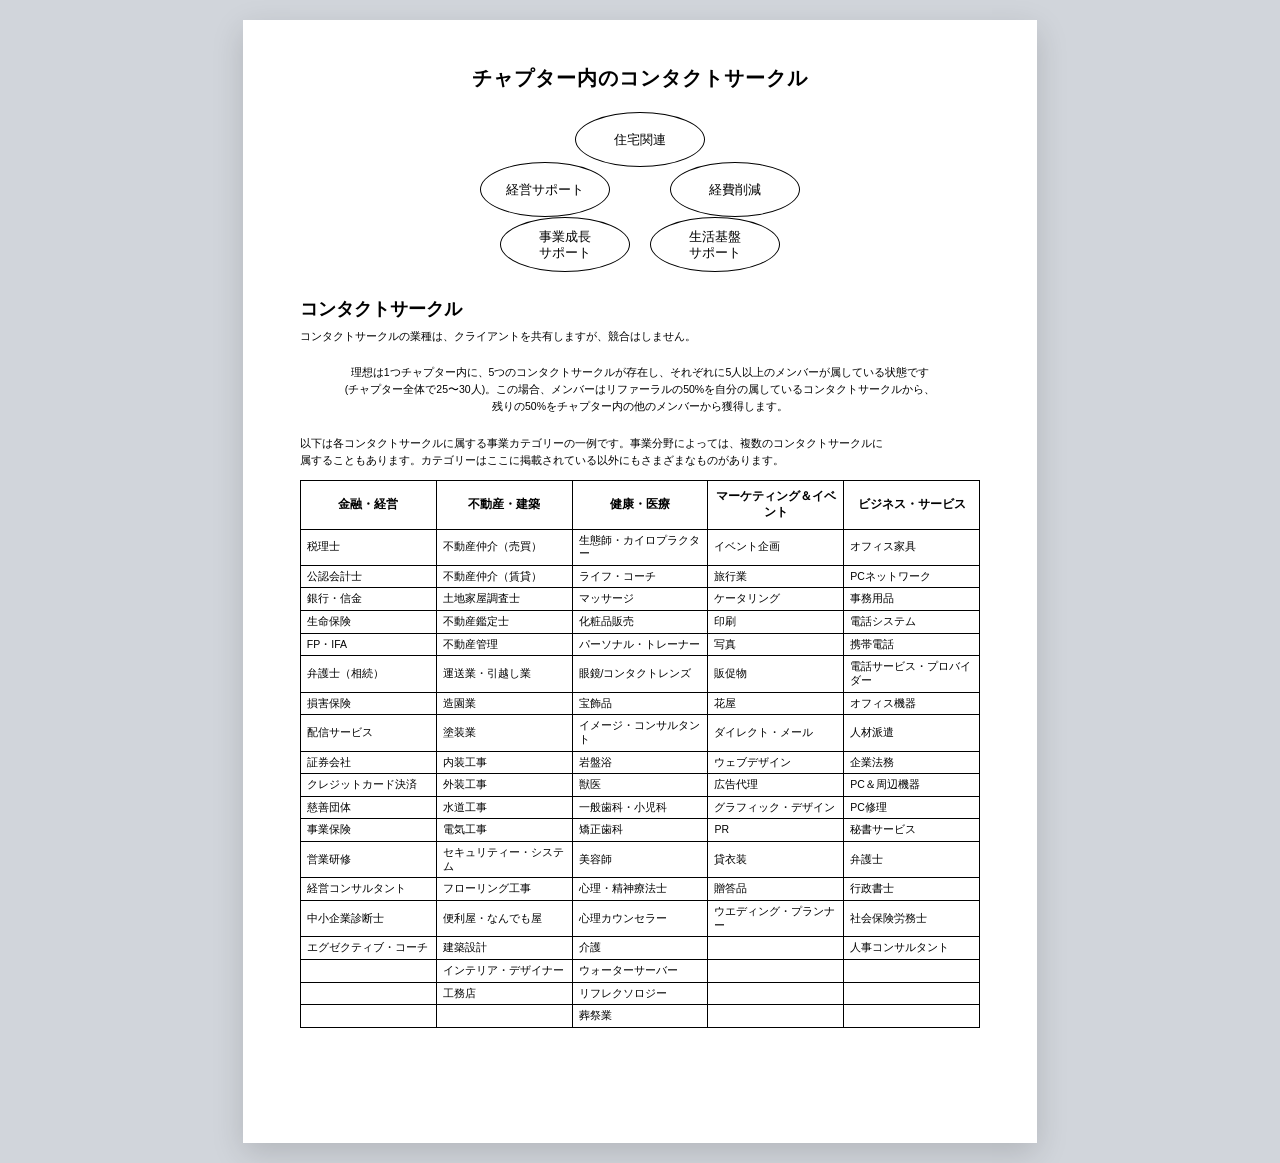
<file: contactcircle.html>
<!DOCTYPE html>
<html lang="ja">
<head>
    <meta charset="UTF-8">
    <meta name="viewport" content="width=device-width, initial-scale=1.0">
    <title>チャプター内のコンタクトサークル</title>
    <style>
        /* A4印刷用のリセットとページ設定 */
        @page {
            size: A4 portrait;
            margin: 0;
        }
        * {
            box-sizing: border-box;
            margin: 0;
            padding: 0;
        }
        body {
            background-color: #d1d5db;
            font-family: "MS PGothic", "Hiragino Kaku Gothic ProN", sans-serif;
            color: #000;
            display: flex;
            justify-content: center;
            padding: 20px;
        }

        /* A4サイズのコンテナ（縦に確実におさめる） */
        .a4-page {
            width: 210mm;
            height: 297mm;
            background-color: #fff;
            padding: 12mm 15mm; /* 上下左右の余白 */
            box-shadow: 0 10px 30px rgba(0, 0, 0, 0.15);
            position: relative;
        }

        @media print {
            body { background-color: #fff; padding: 0; }
            .a4-page { box-shadow: none; width: 210mm; height: 297mm; padding: 12mm 15mm; }
        }

        /* タイトル */
        .main-title {
            text-align: center;
            font-size: 20px;
            font-weight: bold;
            margin-bottom: 20px;
            letter-spacing: 1px;
        }

        /* 5つの楕円形図（重ならないように座標を再計算） */
        .diagram-container {
            position: relative;
            width: 100%;
            height: 160px; /* 図形エリアの高さをコンパクトに */
            margin-bottom: 25px;
        }
        .ellipse {
            position: absolute;
            width: 130px; /* 少しスリムにして重なりを防ぐ */
            height: 55px;
            border: 1px solid #000;
            border-radius: 50%;
            display: flex;
            align-items: center;
            justify-content: center;
            text-align: center;
            font-size: 13px;
            background-color: #fff;
            line-height: 1.2;
        }
        /* 中央を基準に配置 */
        .node-1 { top: 0; left: 50%; transform: translateX(-50%); }
        .node-2 { top: 50px; left: calc(50% - 95px); transform: translateX(-50%); }
        .node-3 { top: 50px; left: calc(50% + 95px); transform: translateX(-50%); }
        .node-4 { top: 105px; left: calc(50% - 75px); transform: translateX(-50%); }
        .node-5 { top: 105px; left: calc(50% + 75px); transform: translateX(-50%); }

        /* 中段のテキスト群 */
        .section-title {
            font-size: 18px;
            font-weight: bold;
            margin-bottom: 8px;
        }
        .description {
            font-size: 11px;
            margin-bottom: 20px;
        }
        .center-text-block {
            text-align: center;
            font-size: 10.5px;
            line-height: 1.6;
            margin-bottom: 20px;
        }
        .left-text-block {
            font-size: 10.5px;
            line-height: 1.6;
            margin-bottom: 12px;
        }

        /* テーブル設定（行が膨らまないように調整） */
        table {
            width: 100%;
            border-collapse: collapse;
            table-layout: fixed;
        }
        th, td {
            border: 1px solid #000;
            padding: 4px 6px; /* 縦の余白を削って行の高さを圧縮 */
            font-size: 10.5px; /* 文字サイズを微調整 */
            line-height: 1.3;
            vertical-align: middle;
            word-wrap: break-word; /* 長い単語の折り返し */
        }
        th {
            text-align: center;
            font-weight: bold;
            font-size: 12px;
            padding: 8px 4px;
        }
    </style>
</head>
<body>

<div class="a4-page">
    <div class="main-title">チャプター内のコンタクトサークル</div>

    <div class="diagram-container">
        <div class="ellipse node-1">住宅関連</div>
        <div class="ellipse node-2">経営サポート</div>
        <div class="ellipse node-3">経費削減</div>
        <div class="ellipse node-4">事業成長<br>サポート</div>
        <div class="ellipse node-5">生活基盤<br>サポート</div>
    </div>

    <div class="section-title">コンタクトサークル</div>
    <div class="description">コンタクトサークルの業種は、クライアントを共有しますが、競合はしません。</div>

    <div class="center-text-block">
        理想は1つチャプター内に、5つのコンタクトサークルが存在し、それぞれに5人以上のメンバーが属している状態です<br>
        (チャプター全体で25〜30人)。この場合、メンバーはリファーラルの50%を自分の属しているコンタクトサークルから、<br>
        残りの50%をチャプター内の他のメンバーから獲得します。
    </div>

    <div class="left-text-block">
        以下は各コンタクトサークルに属する事業カテゴリーの一例です。事業分野によっては、複数のコンタクトサークルに<br>
        属することもあります。カテゴリーはここに掲載されている以外にもさまざまなものがあります。
    </div>

    <table>
        <thead>
            <tr>
                <th>金融・経営</th>
                <th>不動産・建築</th>
                <th>健康・医療</th>
                <th>マーケティング＆イベント</th>
                <th>ビジネス・サービス</th>
            </tr>
        </thead>
        <tbody>
            <tr>
                <td>税理士</td>
                <td>不動産仲介（売買）</td>
                <td>生態師・カイロプラクター</td>
                <td>イベント企画</td>
                <td>オフィス家具</td>
            </tr>
            <tr>
                <td>公認会計士</td>
                <td>不動産仲介（賃貸）</td>
                <td>ライフ・コーチ</td>
                <td>旅行業</td>
                <td>PCネットワーク</td>
            </tr>
            <tr>
                <td>銀行・信金</td>
                <td>土地家屋調査士</td>
                <td>マッサージ</td>
                <td>ケータリング</td>
                <td>事務用品</td>
            </tr>
            <tr>
                <td>生命保険</td>
                <td>不動産鑑定士</td>
                <td>化粧品販売</td>
                <td>印刷</td>
                <td>電話システム</td>
            </tr>
            <tr>
                <td>FP・IFA</td>
                <td>不動産管理</td>
                <td>パーソナル・トレーナー</td>
                <td>写真</td>
                <td>携帯電話</td>
            </tr>
            <tr>
                <td>弁護士（相続）</td>
                <td>運送業・引越し業</td>
                <td>眼鏡/コンタクトレンズ</td>
                <td>販促物</td>
                <td>電話サービス・プロバイダー</td>
            </tr>
            <tr>
                <td>損害保険</td>
                <td>造園業</td>
                <td>宝飾品</td>
                <td>花屋</td>
                <td>オフィス機器</td>
            </tr>
            <tr>
                <td>配信サービス</td>
                <td>塗装業</td>
                <td>イメージ・コンサルタント</td>
                <td>ダイレクト・メール</td>
                <td>人材派遣</td>
            </tr>
            <tr>
                <td>証券会社</td>
                <td>内装工事</td>
                <td>岩盤浴</td>
                <td>ウェブデザイン</td>
                <td>企業法務</td>
            </tr>
            <tr>
                <td>クレジットカード決済</td>
                <td>外装工事</td>
                <td>獣医</td>
                <td>広告代理</td>
                <td>PC＆周辺機器</td>
            </tr>
            <tr>
                <td>慈善団体</td>
                <td>水道工事</td>
                <td>一般歯科・小児科</td>
                <td>グラフィック・デザイン</td>
                <td>PC修理</td>
            </tr>
            <tr>
                <td>事業保険</td>
                <td>電気工事</td>
                <td>矯正歯科</td>
                <td>PR</td>
                <td>秘書サービス</td>
            </tr>
            <tr>
                <td>営業研修</td>
                <td>セキュリティー・システム</td>
                <td>美容師</td>
                <td>貸衣装</td>
                <td>弁護士</td>
            </tr>
            <tr>
                <td>経営コンサルタント</td>
                <td>フローリング工事</td>
                <td>心理・精神療法士</td>
                <td>贈答品</td>
                <td>行政書士</td>
            </tr>
            <tr>
                <td>中小企業診断士</td>
                <td>便利屋・なんでも屋</td>
                <td>心理カウンセラー</td>
                <td>ウエディング・プランナー</td>
                <td>社会保険労務士</td>
            </tr>
            <tr>
                <td>エグゼクティブ・コーチ</td>
                <td>建築設計</td>
                <td>介護</td>
                <td></td>
                <td>人事コンサルタント</td>
            </tr>
            <tr>
                <td></td>
                <td>インテリア・デザイナー</td>
                <td>ウォーターサーバー</td>
                <td></td>
                <td></td>
            </tr>
            <tr>
                <td></td>
                <td>工務店</td>
                <td>リフレクソロジー</td>
                <td></td>
                <td></td>
            </tr>
            <tr>
                <td></td>
                <td></td>
                <td>葬祭業</td>
                <td></td>
                <td></td>
            </tr>
        </tbody>
    </table>
</div>

</body>
</html>
</file>
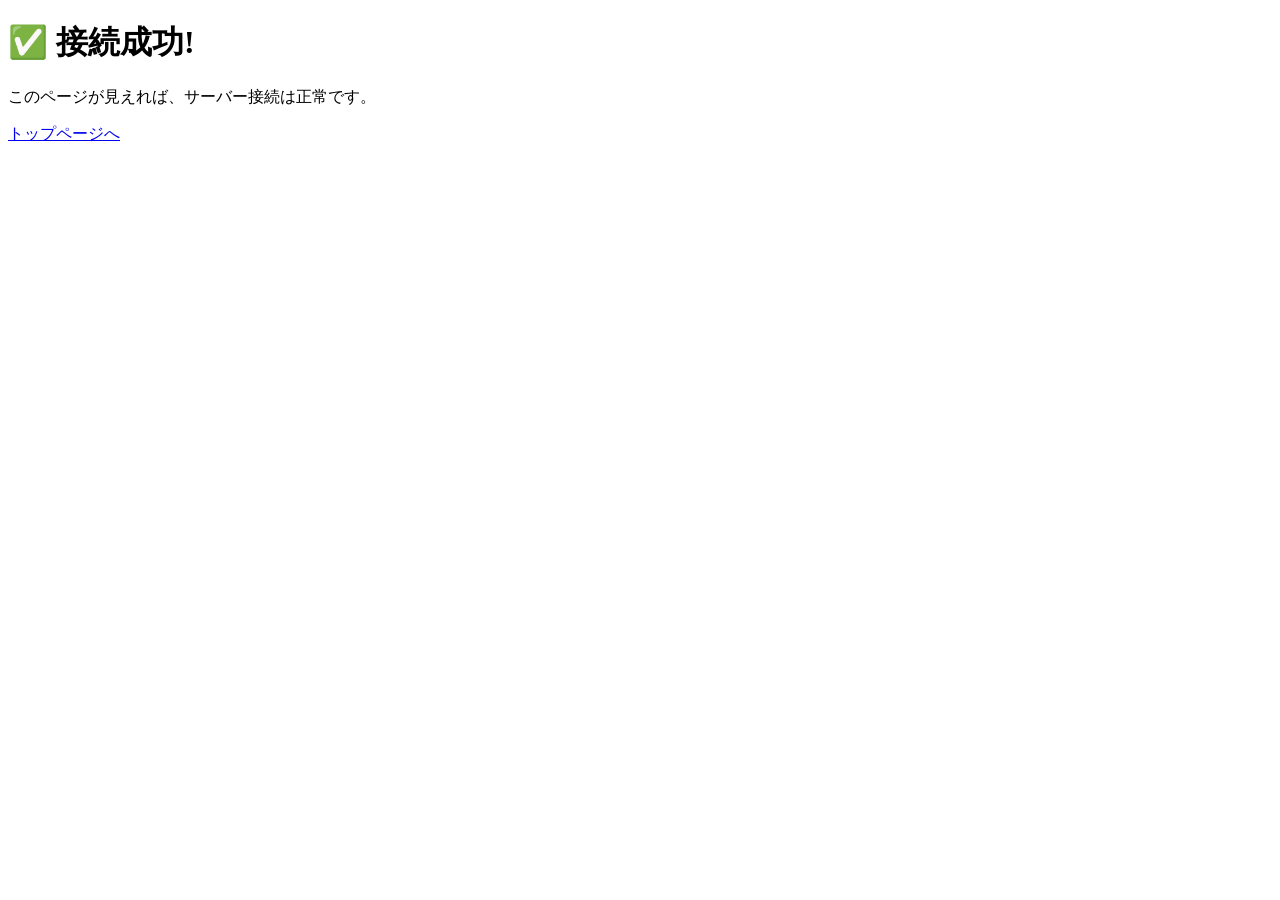
<file: test.html>
<!DOCTYPE html>
<html lang="ja">
<head>
    <meta charset="UTF-8">
    <title>接続テスト</title>
</head>
<body>
    <h1>✅ 接続成功!</h1>
    <p>このページが見えれば、サーバー接続は正常です。</p>
    <p><a href="index.html">トップページへ</a></p>
</body>
</html>
</file>
<file: css/styles.css>
/* ========================================
   リセット & 基本設定
   ======================================== */
* {
    margin: 0;
    padding: 0;
    box-sizing: border-box;
}

:root {
    /* カラーパレット */
    --primary-color: #E31C24;
    --secondary-color: #1A1A1A;
    --accent-color: #F5A623;
    --text-color: #333333;
    --bg-color: #FFFFFF;
    --light-bg: #F8F9FA;
    --border-color: #E0E0E0;
    
    /* フォント */
    --font-ja: 'Noto Sans JP', sans-serif;
    --font-en: 'Roboto', sans-serif;
    
    /* スペーシング */
    --spacing-xs: 8px;
    --spacing-sm: 16px;
    --spacing-md: 24px;
    --spacing-lg: 48px;
    --spacing-xl: 72px;
    
    /* ボーダー半径 */
    --radius-sm: 8px;
    --radius-md: 12px;
    --radius-lg: 16px;
    
    /* シャドウ */
    --shadow-sm: 0 2px 8px rgba(0, 0, 0, 0.1);
    --shadow-md: 0 4px 16px rgba(0, 0, 0, 0.12);
    --shadow-lg: 0 8px 32px rgba(0, 0, 0, 0.15);
    
    /* トランジション */
    --transition: all 0.3s ease;
}

html {
    scroll-behavior: smooth;
}

body {
    font-family: var(--font-ja);
    color: var(--text-color);
    background-color: var(--bg-color);
    line-height: 1.7;
    font-size: 16px;
}

.container {
    max-width: 1200px;
    margin: 0 auto;
    padding: 0 var(--spacing-md);
}

img {
    max-width: 100%;
    height: auto;
    display: block;
}

a {
    color: var(--primary-color);
    text-decoration: none;
    transition: var(--transition);
}

a:hover {
    opacity: 0.8;
}

/* ========================================
   ボタン
   ======================================== */
.btn {
    display: inline-block;
    padding: 12px 32px;
    border-radius: var(--radius-sm);
    font-weight: 700;
    text-align: center;
    cursor: pointer;
    transition: var(--transition);
    border: none;
    font-family: var(--font-ja);
    font-size: 16px;
}

.btn-primary {
    background-color: var(--primary-color);
    color: #fff;
    box-shadow: var(--shadow-sm);
}

.btn-primary:hover {
    background-color: #c41118;
    transform: translateY(-2px);
    box-shadow: var(--shadow-md);
}

.btn-secondary {
    background-color: transparent;
    color: #fff;
    border: 2px solid #fff;
}

.btn-secondary:hover {
    background-color: #fff;
    color: var(--primary-color);
}

.btn-large {
    padding: 16px 48px;
    font-size: 18px;
}

.btn-xlarge {
    padding: 20px 64px;
    font-size: 20px;
}

.btn-small {
    padding: 8px 24px;
    font-size: 14px;
}

.btn-block {
    display: block;
    width: 100%;
}

.btn i {
    margin-right: 8px;
}

/* ========================================
   セクションタイトル
   ======================================== */
.section-title {
    font-size: 36px;
    font-weight: 900;
    margin-bottom: var(--spacing-sm);
    color: var(--secondary-color);
    line-height: 1.3;
}

.section-title.center {
    text-align: center;
}

.section-title.white {
    color: #fff;
}

.section-subtitle {
    font-size: 18px;
    color: #666;
    margin-bottom: var(--spacing-lg);
}

.section-subtitle.center {
    text-align: center;
}

.section-subtitle.white {
    color: rgba(255, 255, 255, 0.9);
}

/* ========================================
   ヘッダー
   ======================================== */
.header {
    position: fixed;
    top: 0;
    left: 0;
    width: 100%;
    background-color: #fff;
    box-shadow: var(--shadow-sm);
    z-index: 1000;
}

.nav {
    display: flex;
    justify-content: space-between;
    align-items: center;
    padding: var(--spacing-sm) var(--spacing-md);
}

.nav-logo {
    display: flex;
    align-items: center;
    gap: var(--spacing-sm);
}

.logo-img {
    height: 50px;
    width: auto;
}

.chapter-name {
    font-size: 20px;
    font-weight: 700;
    color: var(--secondary-color);
    white-space: nowrap;
}

.nav-menu {
    display: flex;
    list-style: none;
    gap: var(--spacing-sm);
    align-items: center;
}

.nav-link {
    color: var(--text-color);
    font-weight: 500;
    padding: 8px 12px;
    border-radius: var(--radius-sm);
    transition: var(--transition);
    white-space: nowrap;
    font-size: 15px;
}

.nav-link:hover {
    background-color: var(--light-bg);
    color: var(--primary-color);
}

.btn-primary-nav {
    background-color: var(--primary-color);
    color: #fff !important;
}

.btn-primary-nav:hover {
    background-color: #c41118;
}

.nav-toggle {
    display: none;
    flex-direction: column;
    gap: 5px;
    background: none;
    border: none;
    cursor: pointer;
}

.nav-toggle span {
    width: 25px;
    height: 3px;
    background-color: var(--secondary-color);
    transition: var(--transition);
}

/* ========================================
   ヒーローセクション
   ======================================== */
.hero {
    position: relative;
    min-height: 700px;
    display: flex;
    align-items: center;
    justify-content: center;
    background: linear-gradient(135deg, var(--primary-color) 0%, #a01118 100%);
    margin-top: 80px;
    overflow: hidden;
}

.hero::before {
    content: '';
    position: absolute;
    top: 0;
    left: 0;
    right: 0;
    bottom: 0;
    background: url('data:image/svg+xml,<svg xmlns="http://www.w3.org/2000/svg" viewBox="0 0 1200 600"><path fill="rgba(255,255,255,0.05)" d="M0,300 Q300,200 600,300 T1200,300 L1200,600 L0,600 Z"/></svg>');
    background-size: cover;
    opacity: 0.5;
}

.hero-overlay {
    position: absolute;
    top: 0;
    left: 0;
    right: 0;
    bottom: 0;
    background: rgba(0, 0, 0, 0.2);
}

.hero-content {
    position: relative;
    z-index: 10;
    text-align: center;
    color: #fff;
    padding: var(--spacing-xl) var(--spacing-md);
}

.hero-title {
    font-size: 48px;
    font-weight: 900;
    margin-bottom: var(--spacing-md);
    line-height: 1.3;
    text-shadow: 0 4px 12px rgba(0, 0, 0, 0.3);
}

.hero-title .highlight {
    color: var(--accent-color);
}

.hero-subtitle {
    font-size: 20px;
    margin-bottom: var(--spacing-lg);
    opacity: 0.95;
}

.hero-stats {
    display: flex;
    justify-content: center;
    gap: var(--spacing-lg);
    margin-bottom: var(--spacing-lg);
    flex-wrap: wrap;
}

.stat-item {
    background-color: rgba(255, 255, 255, 0.15);
    padding: var(--spacing-md);
    border-radius: var(--radius-md);
    backdrop-filter: blur(10px);
    min-width: 180px;
}

.stat-number {
    font-size: 40px;
    font-weight: 900;
    margin-bottom: 8px;
}

.stat-number span {
    font-size: 20px;
    font-weight: 500;
}

.stat-label {
    font-size: 14px;
    opacity: 0.9;
}

.hero-cta {
    display: flex;
    justify-content: center;
    gap: var(--spacing-md);
    flex-wrap: wrap;
}

/* ========================================
   BNI実績
   ======================================== */
.bni-stats {
    padding: var(--spacing-xl) 0;
    background-color: var(--light-bg);
}

.stats-grid {
    display: grid;
    grid-template-columns: repeat(auto-fit, minmax(250px, 1fr));
    gap: var(--spacing-md);
    margin-top: var(--spacing-lg);
}

.stats-card {
    background-color: #fff;
    padding: var(--spacing-lg);
    border-radius: var(--radius-md);
    text-align: center;
    box-shadow: var(--shadow-sm);
    transition: var(--transition);
}

.stats-card:hover {
    transform: translateY(-8px);
    box-shadow: var(--shadow-lg);
}

.stats-card i {
    font-size: 48px;
    color: var(--primary-color);
    margin-bottom: var(--spacing-sm);
}

.stats-number {
    font-size: 48px;
    font-weight: 900;
    color: var(--secondary-color);
    margin-bottom: 8px;
}

.stats-number span {
    font-size: 24px;
    font-weight: 500;
}

.stats-label {
    font-size: 16px;
    color: #666;
}

/* ========================================
   だんじりチャプターとは
   ======================================== */
.about {
    padding: var(--spacing-xl) 0;
}

.about-grid {
    display: grid;
    grid-template-columns: 1fr 1fr;
    gap: var(--spacing-xl);
    align-items: center;
}

.about-description {
    font-size: 18px;
    line-height: 1.8;
    margin-bottom: var(--spacing-md);
}

.about-features {
    margin-top: var(--spacing-lg);
}

.feature-item {
    display: flex;
    gap: var(--spacing-sm);
    margin-bottom: var(--spacing-md);
    padding: var(--spacing-sm);
    border-radius: var(--radius-sm);
    transition: var(--transition);
}

.feature-item:hover {
    background-color: var(--light-bg);
}

.feature-item i {
    font-size: 24px;
    color: var(--primary-color);
    flex-shrink: 0;
}

.feature-item h3 {
    font-size: 18px;
    font-weight: 700;
    margin-bottom: 4px;
}

.feature-item p {
    font-size: 14px;
    color: #666;
}

.chapter-info-card {
    background: linear-gradient(135deg, var(--primary-color), #a01118);
    color: #fff;
    padding: var(--spacing-lg);
    border-radius: var(--radius-md);
    box-shadow: var(--shadow-lg);
}

.chapter-info-card h3 {
    font-size: 22px;
    margin-bottom: var(--spacing-md);
    display: flex;
    align-items: center;
    gap: 8px;
}

.info-list {
    list-style: none;
    margin-bottom: var(--spacing-lg);
}

.info-list li {
    padding: var(--spacing-sm);
    margin-bottom: var(--spacing-sm);
    background-color: rgba(255, 255, 255, 0.1);
    border-radius: var(--radius-sm);
    display: flex;
    align-items: center;
    gap: var(--spacing-sm);
}

.info-list i {
    font-size: 18px;
}

/* ========================================
   得られる価値
   ======================================== */
.value {
    padding: var(--spacing-xl) 0;
    background-color: var(--light-bg);
}

.value-grid {
    display: grid;
    grid-template-columns: repeat(auto-fit, minmax(280px, 1fr));
    gap: var(--spacing-md);
    margin-top: var(--spacing-lg);
}

.value-card {
    background-color: #fff;
    padding: var(--spacing-lg);
    border-radius: var(--radius-md);
    box-shadow: var(--shadow-sm);
    transition: var(--transition);
    text-align: center;
}

.value-card:hover {
    transform: translateY(-8px);
    box-shadow: var(--shadow-lg);
    border: 2px solid var(--primary-color);
}

.value-icon {
    width: 80px;
    height: 80px;
    background: linear-gradient(135deg, var(--primary-color), #a01118);
    border-radius: 50%;
    display: flex;
    align-items: center;
    justify-content: center;
    margin: 0 auto var(--spacing-md);
}

.value-icon i {
    font-size: 36px;
    color: #fff;
}

.value-card h3 {
    font-size: 20px;
    font-weight: 700;
    margin-bottom: var(--spacing-sm);
    color: var(--secondary-color);
}

.value-card p {
    font-size: 15px;
    color: #666;
    line-height: 1.7;
}

/* ========================================
   オンライン参加の価値
   ======================================== */
.online-value {
    padding: var(--spacing-xl) 0;
    background: linear-gradient(135deg, var(--secondary-color), #3a3a3a);
    color: #fff;
}

.online-grid {
    display: grid;
    grid-template-columns: repeat(auto-fit, minmax(300px, 1fr));
    gap: var(--spacing-md);
    margin-top: var(--spacing-lg);
}

.online-card {
    background-color: rgba(255, 255, 255, 0.1);
    padding: var(--spacing-lg);
    border-radius: var(--radius-md);
    backdrop-filter: blur(10px);
    border: 1px solid rgba(255, 255, 255, 0.2);
    transition: var(--transition);
}

.online-card:hover {
    background-color: rgba(255, 255, 255, 0.15);
    transform: translateY(-8px);
}

.online-card i {
    font-size: 48px;
    color: var(--accent-color);
    margin-bottom: var(--spacing-sm);
}

.online-card h3 {
    font-size: 20px;
    font-weight: 700;
    margin-bottom: var(--spacing-sm);
}

.online-card p {
    font-size: 15px;
    opacity: 0.9;
    line-height: 1.7;
}

/* ========================================
   Givers Gain
   ======================================== */
.givers-gain {
    padding: var(--spacing-xl) 0;
}

.givers-content {
    display: grid;
    grid-template-columns: 1.5fr 1fr;
    gap: var(--spacing-xl);
    align-items: center;
}

.givers-subtitle {
    font-size: 28px;
    color: var(--primary-color);
    margin-bottom: var(--spacing-md);
    font-weight: 700;
}

.givers-description {
    font-size: 18px;
    line-height: 1.8;
    margin-bottom: var(--spacing-md);
}

.givers-quote {
    background-color: var(--light-bg);
    padding: var(--spacing-lg);
    border-left: 4px solid var(--primary-color);
    border-radius: var(--radius-sm);
    margin-top: var(--spacing-lg);
    position: relative;
}

.givers-quote i {
    font-size: 32px;
    color: var(--primary-color);
    opacity: 0.3;
    position: absolute;
    top: 16px;
    left: 16px;
}

.givers-quote p {
    font-size: 20px;
    font-style: italic;
    margin-bottom: var(--spacing-sm);
    padding-left: 48px;
}

.givers-quote cite {
    font-size: 16px;
    color: #666;
    font-style: normal;
    padding-left: 48px;
}

.givers-visual {
    display: flex;
    align-items: center;
    justify-content: center;
}

.givers-circle {
    display: grid;
    grid-template-columns: 1fr auto 1fr;
    grid-template-rows: auto auto;
    gap: var(--spacing-sm);
    align-items: center;
    justify-items: center;
}

.circle-item {
    width: 120px;
    height: 120px;
    background: linear-gradient(135deg, var(--primary-color), #a01118);
    color: #fff;
    border-radius: 50%;
    display: flex;
    align-items: center;
    justify-content: center;
    font-size: 18px;
    font-weight: 700;
    box-shadow: var(--shadow-md);
}

.circle-arrow {
    font-size: 32px;
    color: var(--primary-color);
}

/* ========================================
   カテゴリー別メンバー
   ======================================== */
.members {
    padding: var(--spacing-xl) 0;
    background-color: var(--light-bg);
}

.category-grid {
    display: grid;
    grid-template-columns: repeat(auto-fit, minmax(280px, 1fr));
    gap: var(--spacing-md);
    margin-top: var(--spacing-lg);
}

.category-card {
    background-color: #fff;
    padding: var(--spacing-lg);
    border-radius: var(--radius-md);
    box-shadow: var(--shadow-sm);
    transition: var(--transition);
    text-align: center;
    display: block;
    color: var(--text-color);
}

.category-card:hover {
    transform: translateY(-8px);
    box-shadow: var(--shadow-lg);
    border: 2px solid var(--primary-color);
}

.category-icon {
    width: 80px;
    height: 80px;
    background: linear-gradient(135deg, var(--primary-color), #a01118);
    border-radius: 50%;
    display: flex;
    align-items: center;
    justify-content: center;
    margin: 0 auto var(--spacing-md);
}

.category-icon i {
    font-size: 36px;
    color: #fff;
}

.category-card h3 {
    font-size: 20px;
    font-weight: 700;
    margin-bottom: var(--spacing-sm);
    color: var(--secondary-color);
}

.category-count {
    display: inline-block;
    background-color: var(--primary-color);
    color: #fff;
    padding: 4px 16px;
    border-radius: 20px;
    font-size: 14px;
    font-weight: 700;
    margin-bottom: var(--spacing-sm);
}

.category-card p {
    font-size: 14px;
    color: #666;
}

.members-cta {
    text-align: center;
    margin-top: var(--spacing-lg);
}

/* ========================================
   ビジター案内
   ======================================== */
.visitor-guide {
    padding: var(--spacing-xl) 0;
}

.steps-grid {
    display: grid;
    grid-template-columns: repeat(7, 1fr);
    gap: var(--spacing-md);
    margin-top: var(--spacing-lg);
    align-items: center;
}

.step-card {
    background-color: #fff;
    padding: var(--spacing-lg);
    border-radius: var(--radius-md);
    box-shadow: var(--shadow-sm);
    text-align: center;
    transition: var(--transition);
    grid-column: span 1.5;
}

.step-card:hover {
    transform: translateY(-8px);
    box-shadow: var(--shadow-lg);
}

.step-arrow {
    font-size: 32px;
    color: var(--primary-color);
    text-align: center;
    grid-column: span 0.5;
}

.step-number {
    width: 60px;
    height: 60px;
    background: linear-gradient(135deg, var(--primary-color), #a01118);
    color: #fff;
    border-radius: 50%;
    display: flex;
    align-items: center;
    justify-content: center;
    font-size: 28px;
    font-weight: 900;
    margin: 0 auto var(--spacing-sm);
}

.step-card h3 {
    font-size: 18px;
    font-weight: 700;
    margin-bottom: var(--spacing-sm);
    color: var(--secondary-color);
}

.step-card p {
    font-size: 14px;
    color: #666;
}

.visitor-benefits {
    background-color: var(--light-bg);
    padding: var(--spacing-lg);
    border-radius: var(--radius-md);
    margin-top: var(--spacing-lg);
}

.visitor-benefits h3 {
    font-size: 22px;
    font-weight: 700;
    margin-bottom: var(--spacing-md);
    color: var(--secondary-color);
    display: flex;
    align-items: center;
    gap: 8px;
}

.visitor-benefits ul {
    list-style: none;
}

.visitor-benefits li {
    padding: var(--spacing-sm);
    margin-bottom: var(--spacing-sm);
    display: flex;
    align-items: center;
    gap: var(--spacing-sm);
    font-size: 16px;
}

.visitor-benefits i {
    color: var(--primary-color);
    font-size: 18px;
}

.visitor-cta {
    display: flex;
    justify-content: center;
    gap: var(--spacing-md);
    margin-top: var(--spacing-lg);
    flex-wrap: wrap;
}

/* ========================================
   FAQ
   ======================================== */
.faq {
    padding: var(--spacing-xl) 0;
    background-color: var(--light-bg);
}

.faq-list {
    max-width: 800px;
    margin: var(--spacing-lg) auto 0;
}

.faq-item {
    background-color: #fff;
    margin-bottom: var(--spacing-sm);
    border-radius: var(--radius-sm);
    box-shadow: var(--shadow-sm);
    overflow: hidden;
}

.faq-question {
    width: 100%;
    padding: var(--spacing-md);
    background-color: transparent;
    border: none;
    text-align: left;
    font-size: 18px;
    font-weight: 700;
    color: var(--secondary-color);
    cursor: pointer;
    display: flex;
    justify-content: space-between;
    align-items: center;
    transition: var(--transition);
    font-family: var(--font-ja);
}

.faq-question:hover {
    background-color: var(--light-bg);
    color: var(--primary-color);
}

.faq-question i {
    transition: var(--transition);
}

.faq-item.active .faq-question i {
    transform: rotate(180deg);
}

.faq-answer {
    max-height: 0;
    overflow: hidden;
    transition: max-height 0.3s ease;
}

.faq-item.active .faq-answer {
    max-height: 500px;
}

.faq-answer p {
    padding: 0 var(--spacing-md) var(--spacing-md);
    font-size: 16px;
    line-height: 1.7;
    color: #666;
}

/* ========================================
   最終CTA
   ======================================== */
.final-cta {
    padding: var(--spacing-xl) 0;
    background: linear-gradient(135deg, var(--primary-color), #a01118);
    color: #fff;
    text-align: center;
}

.final-cta-content h2 {
    font-size: 40px;
    font-weight: 900;
    margin-bottom: var(--spacing-md);
    line-height: 1.4;
}

.final-cta-content p {
    font-size: 20px;
    margin-bottom: var(--spacing-lg);
    opacity: 0.95;
}

.final-note {
    font-size: 16px;
    margin-top: var(--spacing-md);
    opacity: 0.9;
}

/* ========================================
   フッター
   ======================================== */
.footer {
    background-color: var(--secondary-color);
    color: #fff;
    padding: var(--spacing-xl) 0 var(--spacing-md);
}

.footer-grid {
    display: grid;
    grid-template-columns: repeat(auto-fit, minmax(250px, 1fr));
    gap: var(--spacing-lg);
    margin-bottom: var(--spacing-lg);
}

.footer-section h3,
.footer-section h4 {
    margin-bottom: var(--spacing-md);
    color: var(--accent-color);
}

.footer-section p {
    line-height: 1.7;
    opacity: 0.9;
}

.footer-links,
.footer-info {
    list-style: none;
}

.footer-links li,
.footer-info li {
    margin-bottom: var(--spacing-sm);
}

.footer-links a {
    color: #fff;
    opacity: 0.9;
    transition: var(--transition);
}

.footer-links a:hover {
    color: var(--accent-color);
    opacity: 1;
}

.footer-info i {
    margin-right: 8px;
    color: var(--accent-color);
}

.footer-bottom {
    text-align: center;
    padding-top: var(--spacing-md);
    border-top: 1px solid rgba(255, 255, 255, 0.1);
}

.footer-bottom p {
    margin-bottom: var(--spacing-sm);
    opacity: 0.8;
    font-size: 14px;
}

.footer-disclaimer {
    font-size: 12px;
    opacity: 0.6;
}

/* ========================================
   レスポンシブ (タブレット)
   ======================================== */
@media (max-width: 1024px) {
    .about-grid,
    .givers-content {
        grid-template-columns: 1fr;
    }
    
    .steps-grid {
        grid-template-columns: 1fr;
    }
    
    .step-arrow {
        transform: rotate(90deg);
        grid-column: span 1;
    }
    
    .step-card {
        grid-column: span 1;
    }
}

/* ========================================
   レスポンシブ (スマホ)
   ======================================== */
@media (max-width: 768px) {
    .nav-menu {
        position: fixed;
        top: 80px;
        left: -100%;
        width: 100%;
        height: calc(100vh - 80px);
        background-color: #fff;
        flex-direction: column;
        padding: var(--spacing-lg);
        transition: var(--transition);
        box-shadow: var(--shadow-md);
    }
    
    .nav-menu.active {
        left: 0;
    }
    
    .nav-toggle {
        display: flex;
    }
    
    .hero-title {
        font-size: 32px;
    }
    
    .hero-subtitle {
        font-size: 16px;
    }
    
    .hero-stats {
        flex-direction: column;
        gap: var(--spacing-sm);
    }
    
    .hero-cta {
        flex-direction: column;
    }
    
    .section-title {
        font-size: 28px;
    }
    
    .section-subtitle {
        font-size: 16px;
    }
    
    .stats-grid,
    .value-grid,
    .online-grid,
    .category-grid {
        grid-template-columns: 1fr;
    }
    
    .givers-circle {
        grid-template-columns: 1fr;
        grid-template-rows: auto;
    }
    
    .circle-arrow {
        transform: rotate(90deg);
    }
    
    .final-cta-content h2 {
        font-size: 28px;
    }
    
    .final-cta-content p {
        font-size: 16px;
    }
}
/* Enter Japan: original web design and system development credits. */
.footer .ej-website-credit{margin:15px auto 4px;font-size:12px;line-height:1.9;letter-spacing:.015em;color:rgba(255,255,255,.83);text-align:center;max-width:920px}
.footer .ej-website-credit strong{font-size:12px;font-weight:800;color:#fff}
.footer .ej-website-credit span{display:block;font-size:10px;line-height:1.65;color:rgba(255,255,255,.62);letter-spacing:.02em}
.ej-members-footer{padding:36px 16px 28px;background:#202732;color:#fff}
.ej-members-footer .container{max-width:1200px;margin:0 auto}
@media(max-width:600px){.footer .ej-website-credit{font-size:11px;padding:0 10px}.footer .ej-website-credit strong{font-size:11px}.footer .ej-website-credit span{font-size:10px}}
</file>
